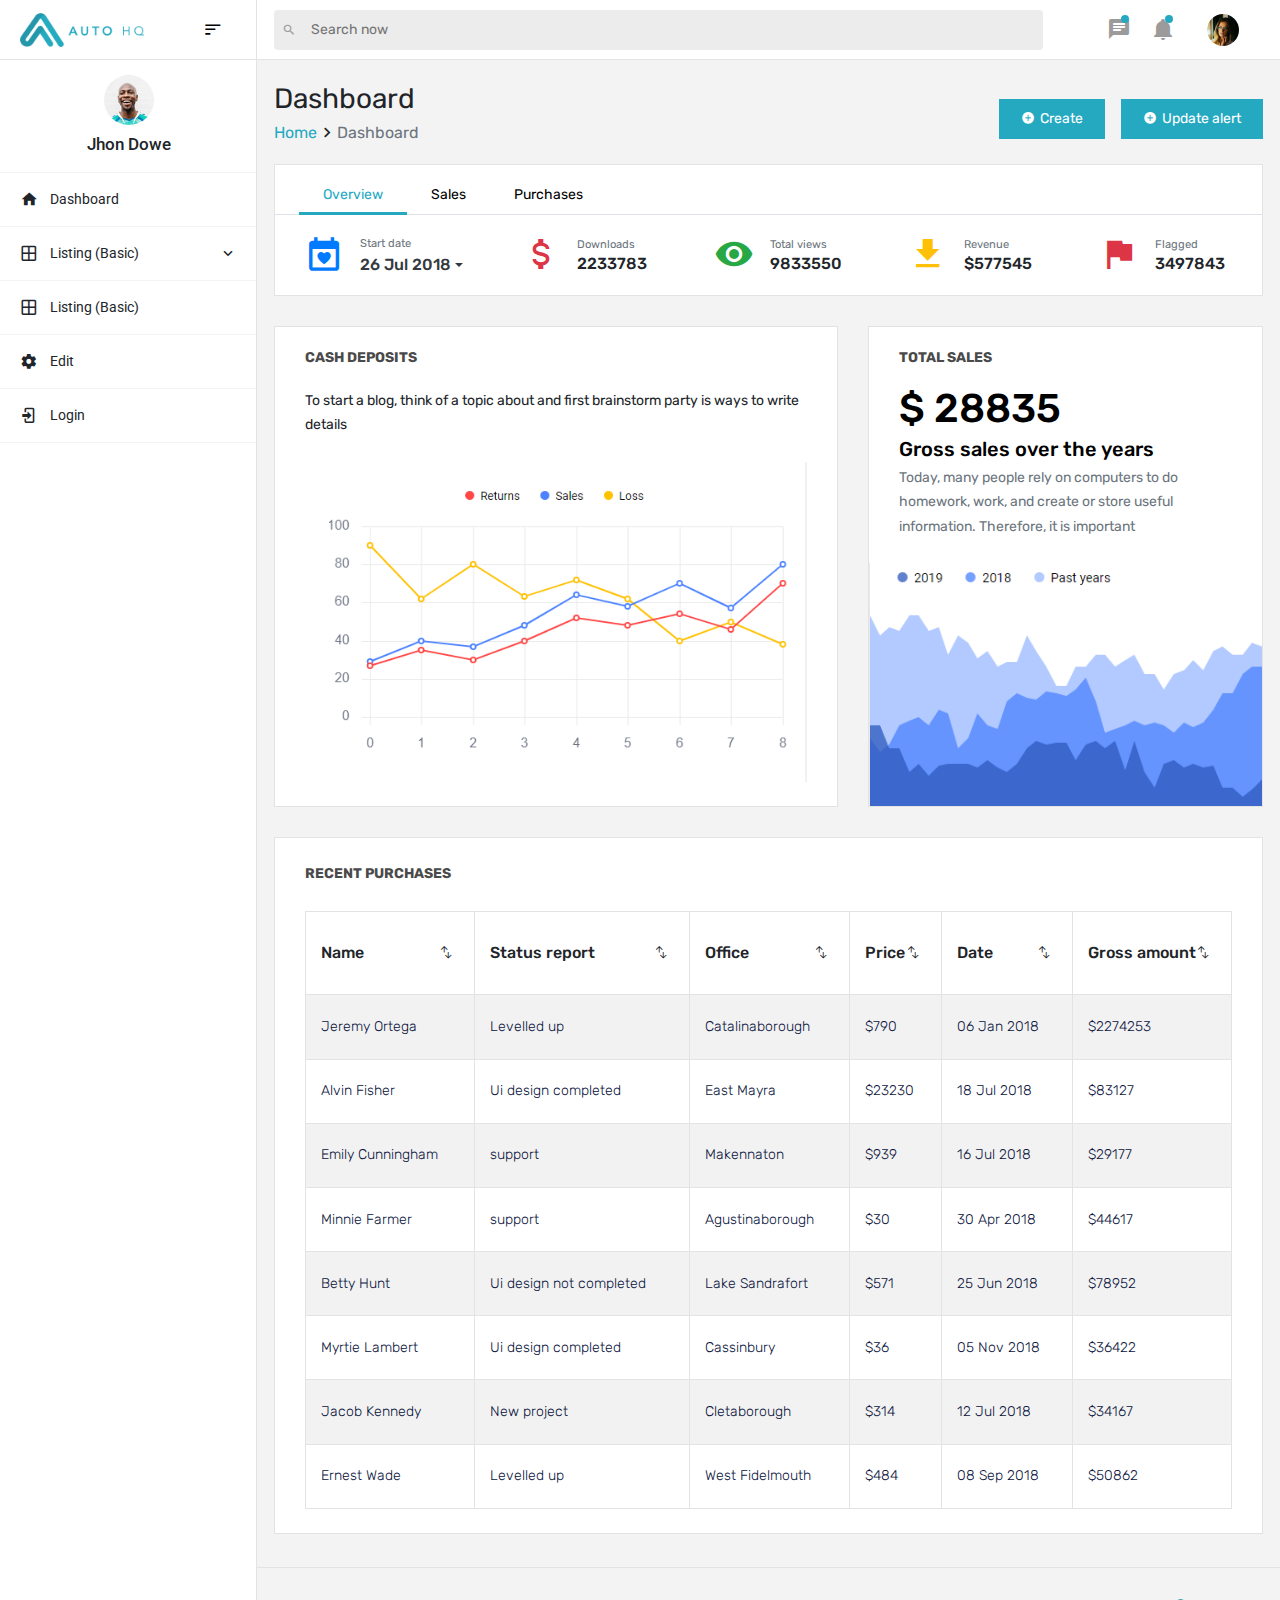
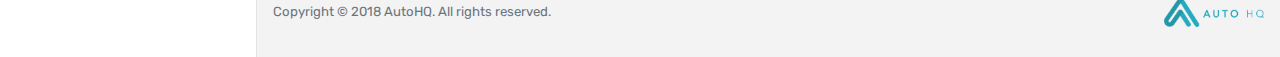
<file: index.html>
<!DOCTYPE html>
<html lang="en">

<head>
  <meta charset="UTF-8">
  <meta name="viewport" content="width=device-width, initial-scale=1.0">
  <meta http-equiv="X-UA-Compatible" content="ie=edge">
  
  <title>Dashboard</title>

  <!--Libraries-->
  <link rel="stylesheet" href="css/bootstrap.min.css">
  <link rel="stylesheet" href="css/materialdesignicons.min.css">
  <!-- Plugins -->
  <link rel="stylesheet" href="css/nice-select.css">
  <link rel="stylesheet" href="css/perfect-scrollbar.min.css">
  <!--Theme specific styles-->
  <link rel="stylesheet" href="css/style.css">
  <!-- 
  // Uncomment the below css file and change the color as the clients requirement 
  -->
  <!-- <link rel="stylesheet" href="css/theme-color.css"> -->

  <!--Core jQuery-->
  <script src="js/jquery.min.js"></script>
  <script src="js/jquery-migrate.min.js"></script>

  <!--[if lt IE 9]>
    <script src="//oss.maxcdn.com/html5shiv/3.7.2/html5shiv.min.js"></script>
    <script src="//oss.maxcdn.com/respond/1.4.2/respond.min.js"></script>
  <![endif]-->
</head>

<body>
  <div class="site-wrapper">
 
    <!-- .site-alert satrts -->
    <div class="site-alert d-flex justify-content-center align-items-center w-100">
      <p>There ara 3 critical alerts <a href="#" target="_blank">Click here</a></p>
    </div><!-- .site-alert ends -->
    <!-- .update-message satrts -->
    <div class="update-message d-flex justify-content-center align-items-center w-100">
      Record Updated
    </div><!-- .update-message ends -->

    <!-- .update-message-2 satrts -->
    <div class="update-message-2">
        <i class="mdi mdi-check-circle mr-3"></i>Test alert initialise<a href="#" class="update-alert-close"></a>  
    </div><!-- .update-message-2 ends -->


    <header class="dash-header fixed-top">
      <!-- Brands -->
      <div class="brand-wrapper">
        <div class="brand-inner">
          <a href="./index.html" class="navbar-brand navbar-logo">
            <img src="img/logo.png" alt="site Logo" />
          </a>
          <a href="./index.html" class="navbar-brand navbar-logo-mini">
            <img src="./img/autohq-mobile-a.png" alt="" />
          </a>
          <button class="navbar-toggler off-canvas-toggler d-none d-lg-block align-self-center" type="button" data-toggle="minimize">
            <span class="mdi mdi-sort-variant"></span>
          </button>
        </div>
      </div>
      <!-- Header Contents -->
      <div class="header-content">
        <!-- .search-bar starts -->
        <div class="search-bar mr-md-5 w-100 ">
          <div class="input-group">
            <label for="h-search-bar">
              <i class="mdi mdi-magnify"></i>
            </label>
            <input type="text" id="h-search-bar" class="form-contol" placeholder="Search now" />
          </div>
        </div><!-- .search-bar ends -->
        <!-- .navbar-nav starts -->
        <ul class="navbar-nav navbar-options">
          <li class="nav-item dropdown mr-1">
            <a class="nav-link count-indicator d-flex justify-content-center align-items-center" id="messageDropdown" href="#" data-toggle="dropdown" aria-haspopup="true" aria-expanded="false">
              <i class="mdi mdi-message-text mx-0"></i>
              <span class="count"></span>
            </a>
            <div class="dropdown-menu dropdown-menu-right navbar-dropdown" aria-labelledby="messageDropdown">
              <p class=" dropdown-header">Messages</p>
              <a class="dropdown-item">
                <div class="item-thumbnail">
                  <img src="img/avatars/face1.jpg" alt="image" class="profile-pic">
                </div>
                <div class="item-content flex-grow">
                  <h6 class="ellipsis font-weight-normal">David Grey
                  </h6>
                  <p class="font-weight-light small-text text-muted mb-0">
                    The meeting is cancelled
                  </p>
                </div>
              </a>
              <a class="dropdown-item">
                <div class="item-thumbnail">
                  <img src="img/avatars/face2.jpg" alt="image" class="profile-pic">
                </div>
                <div class="item-content flex-grow">
                  <h6 class="ellipsis font-weight-normal">Tim Cook
                  </h6>
                  <p class="font-weight-light small-text text-muted mb-0">
                    New product launch
                  </p>
                </div>
              </a>
              <a class="dropdown-item">
                <div class="item-thumbnail">
                  <img src="img/avatars/face3.jpg" alt="image" class="profile-pic">
                </div>
                <div class="item-content flex-grow">
                  <h6 class="ellipsis font-weight-normal"> Johnson
                  </h6>
                  <p class="font-weight-light small-text text-muted mb-0">
                    Upcoming board meeting
                  </p>
                </div>
              </a>
            </div>
          </li>
          <li class="nav-item dropdown mr-4 position-relative">
            <a class="nav-link count-indicator d-flex align-items-center justify-content-center notification-dropdown" id="notificationDropdown" href="#" data-toggle="dropdown" aria-expanded="true">
              <i class="mdi mdi-bell mx-0"></i>
              <span class="count"></span>
            </a>
            <div class="dropdown-menu dropdown-menu-right navbar-dropdown" aria-labelledby="notificationDropdown">
              <p class="mb-0 font-weight-normal float-left dropdown-header">Notifications</p>
              <a class="dropdown-item">
                <div class="item-thumbnail">
                  <div class="item-icon bg-success">
                    <i class="mdi mdi-information mx-0"></i>
                  </div>
                </div>
                <div class="item-content">
                  <h6 class="font-weight-normal">Application Error</h6>
                  <p class="font-weight-light small-text mb-0 text-muted">
                    Just now
                  </p>
                </div>
              </a>
              <a class="dropdown-item">
                <div class="item-thumbnail">
                  <div class="item-icon bg-warning">
                    <i class="mdi mdi-settings mx-0"></i>
                  </div>
                </div>
                <div class="item-content">
                  <h6 class="font-weight-normal">Settings</h6>
                  <p class="font-weight-light small-text mb-0 text-muted">
                    Private message
                  </p>
                </div>
              </a>
              <a class="dropdown-item">
                <div class="item-thumbnail">
                  <div class="item-icon bg-info">
                    <i class="mdi mdi-account-box mx-0"></i>
                  </div>
                </div>
                <div class="item-content">
                  <h6 class="font-weight-normal">New user registration</h6>
                  <p class="font-weight-light small-text mb-0 text-muted">
                    2 days ago
                  </p>
                </div>
              </a>
            </div>
          </li>
          <li class="nav-item dropdown ml-2">
            <a class="nav-link profile-toggle" id="profileDropdown" href="#" data-toggle="dropdown" aria-expanded="true">
              <img src="./img/avatars/face10.jpg" alt="">
            </a>
            <div class="dropdown-menu dropdown-menu-right profileDropdownMenu navbar-dropdown animated flipInY" aria-labelledby="profileDropdown">
              <div class="proDropdown-header">
                <div class="image">
                  <img src="./img/avatars/face12.jpg" alt="">
                </div>
                <div class="proDropdown-content">
                  <h3 class="title">Steve Jobs</h3>
                  <p>varun@gmail.com</p>
                  <a href="" class="btn ">view profile</a>
                </div>
              </div>
              <ul class="dropdown-list">
                <li class="dropdown-item"><a href="#"><i class="ti-user"></i>
                    My Profile</a></li>
                <li class="dropdown-item"><a href="#"><i class="ti-wallet"></i> My Balance</a></li>
                <li class="dropdown-item border-bottom"><a href="#"><i class="ti-email"></i> Inbox</a></li>
                <li class="dropdown-item border-bottom"><a href="#"><i class="ti-settings"></i> Account Setting</a></li>
                <li class="dropdown-item "><a href="#"><i class="ti-settings"></i> Login Out</a></li>
              </ul>
            </div>
          </li>
        </ul>
        <!-- .navbar-nav ends -->
        <button class="close-btn navbar-toggler navbar-toggler-right align-self-center d-block d-lg-none" type="button" data-toggle="minimize">
          <span class="mdi mdi-menu"></span>
        </button>
      </div>
    </header>
    <div class="page-body-wrapper container-fluid">
      <!-- Offcanvas Markup -->
      <!-- Off Canvas Menu -->
      <div class="offcanvas-menu-wrapper">
        <!-- Off Canvas Trigger Button -->
        <!-- <a href="#" class="off-canvas-btn">
        <span class=" fas fa-arrow-right"></span>
    </a> -->
        <aside class="off-canvas-wrapper">
          <!-- Off Canvas Body -->
          <div class="off-canvas-inner">
            <div class="user-details-block">
              <div class="image">
                <img src="img/avatars/face14.jpg" alt="">
              </div>
              <div class="user-title text-center">
                <p>Jhon Dowe</p>
              </div>
            </div>
            <!-- mobile menu navigation start -->
            <nav class="off-activation off-canvas-nav">
              <ul class="sidemenu offcanvas-menu">
                <li class="menu-item">
                  <a href="#"><i class="mdi mdi-home menu-icon"></i><span class="menu-title">Dashboard</span></a>
                </li>
                <li class="menu-item-has-children">
                  <a href="#"><i class="mdi mdi-grid-large menu-icon"></i><span class="menu-title">Listing (Basic)</span></a>
                  <ul class="sub-menu">
                    <li class="menu-item-has-children">
                      <a href="#">Basic 1</a>
                      <ul class="sub-menu">
                        <li><a href="blog.html">sub item</a></li>
                        <li><a href="blog-left-sidebar.html">sub item</a></li>
                        <li><a href="blog-right-sidebar.html">sub item</a></li>
                      </ul>
                    </li>
                    <li class="menu-item-has-children">
                      <a href="#">Basic 2</a>
                      <ul class="sub-menu">
                        <li><a href="blog-list.html">subitem 1</a></li>
                        <li><a href="blog-list-left-sidebar.html">subitem 2</a></li>
                        <li><a href="blog-list-right-sidebar.html">subitem 2</a></li>
                      </ul>
                    </li>
                    <li class="menu-item-has-children">
                      <a href="#">Basic 3</a>
                      <ul class="sub-menu">
                        <li><a href="blog-details.html">subitem 1</a></li>
                        <li><a href="blog-details-gallery.html">subitem 2</a></li>
                        <li><a href="blog-details-audio.html">subitem 3</a></li>
                        <li><a href="blog-details-video.html">subitem 4</a></li>
                        <li><a href="blog-details-left-sidebar.html">subitem 5</a></li>
                      </ul>
                    </li>
                  </ul>
                </li>
                <li class="menu-item">
                  <a href="#"><i class="mdi mdi-grid-large menu-icon"></i><span class="menu-title">Listing (Basic)</span></a>
                </li>
                <li class="menu-item">
                  <a href="#"><i class="mdi mdi-settings "></i><span class="menu-title">Edit</span></a>
                </li>
                <li class="menu-item">
                  <a href="#"><i class="mdi mdi-login "></i><span class="menu-title">Login</span></a>
                </li>
              </ul>
            </nav>
          </div>
        </aside>
      </div>
      <!-- .main-panel starts -->
      <div class="main-panel">
        <!-- .content-wrappe starts -->
        <div class="content-wrapper">
          <!-- .breadcrumb row starts here -->
          <div class="row breadcrumb-row">
            <div class="col-sm-8 align-self-center">
              <h1 class="text-themecolor mb-0 mt-0">Dashboard</h1>
              <ol class="breadcrumb">
                <li class="breadcrumb-item"><a href="#">Home</a></li>
                <li><i class="mdi mdi-chevron-right"></i></li>
                <li class="breadcrumb-item active">Dashboard</li>
              </ol>
            </div>
            <div class="col-sm-4 breadcrumb-btn d-flex justify-content-end align-self-center">
              <button class="btn hidden-sm-down btn-success"><i class="mdi mdi-plus-circle"></i> Create</button><!-- .button ends -->
              <button class="btn hidden-sm-down btn-success ml-3 update-alert-trigger" ><i class="mdi mdi-plus-circle"></i> Update alert</button><!-- test alert button ends -->
            </div>
          </div>
          <!-- .breadcrumb row starts here -->
          <!-- tab row starts here -->
          <div class="row">
            <div class="col-md-12 grid-margin stretch-card">
              <!-- .card starts -->
              <div class="card">
                <!-- .card-body starts -->
                <div class="card-body dashboard-tabs p-0">
                  <!-- .nav-tabs starts -->
                  <ul class="nav nav-tabs px-4" role="tablist">
                    <li class="nav-item">
                      <a class="nav-link active" id="overview-tab" data-toggle="tab" href="#overview" role="tab" aria-controls="overview" aria-selected="true">Overview</a>
                    </li>
                    <li class="nav-item">
                      <a class="nav-link" id="sales-tab" data-toggle="tab" href="#sales" role="tab" aria-controls="sales" aria-selected="false">Sales</a>
                    </li>
                    <li class="nav-item">
                      <a class="nav-link" id="purchases-tab" data-toggle="tab" href="#purchases" role="tab" aria-controls="purchases" aria-selected="false">Purchases</a>
                    </li>
                  </ul><!-- .nav-tabs ends -->
                  <!-- .tab-content starts -->
                  <div class="tab-content py-0 px-0">
                    <!-- .tab-pane starts -->
                    <div class="tab-pane fade show active" id="overview" role="tabpanel" aria-labelledby="overview-tab">
                      <div class="d-flex flex-wrap justify-content-xl-between">
                        <!-- datedropdown starts -->
                        <div class="datedropdown d-none d-xl-flex border-md-right flex-grow-1 align-items-center justify-content-center p-3 item">
                          <i class="mdi mdi-calendar-heart icon-lg mr-3"></i>
                          <div class="d-flex flex-column justify-content-around">
                            <small class="mb-1 text-muted">Start date</small>
                            <div class="dropdown">
                              <a class="btn btn-secondary dropdown-toggle p-0 bg-transparent border-0 text-dark shadow-none font-weight-medium" href="#" role="button" id="dropdownMenuLinkA" data-toggle="dropdown" aria-haspopup="true" aria-expanded="false">
                                <h5 class="mb-0 d-inline-block">26 Jul 2018</h5>
                              </a>
                              <div class="dropdown-menu" aria-labelledby="dropdownMenuLinkA">
                                <a class="dropdown-item" href="#">12 Aug 2018</a>
                                <a class="dropdown-item" href="#">22 Sep 2018</a>
                                <a class="dropdown-item" href="#">21 Oct 2018</a>
                              </div>
                            </div>
                          </div>
                        </div><!-- datedropdown ends -->
                        <!-- download starts -->
                        <div class="d-flex border-md-right flex-grow-1 align-items-center justify-content-center p-3 item">
                          <i class="mdi mdi-currency-usd mr-3 icon-lg"></i>
                          <div class="d-flex flex-column justify-content-around">
                            <small class="mb-1 text-muted">Downloads</small>
                            <h5 class="mr-2 mb-0">2233783</h5>
                          </div>
                        </div><!-- download ends -->
                        <!-- total-view starts -->
                        <div class="d-flex border-md-right flex-grow-1 align-items-center justify-content-center p-3 item">
                          <i class="mdi mdi-eye mr-3 icon-lg"></i>
                          <div class="d-flex flex-column justify-content-around">
                            <small class="mb-1 text-muted">Total views</small>
                            <h5 class="mr-2 mb-0">9833550</h5>
                          </div>
                        </div><!-- total-view ends -->
                        <!-- revenue starts -->
                        <div class="d-flex border-md-right flex-grow-1 align-items-center justify-content-center p-3 item">
                          <i class="mdi mdi-download mr-3 icon-lg"></i>
                          <div class="d-flex flex-column justify-content-around">
                            <small class="mb-1 text-muted">Revenue</small>
                            <h5 class="mr-2 mb-0">$577545</h5>
                          </div>
                        </div><!-- revenue ends -->
                        <!-- falgged starts -->
                        <div class="d-flex py-3 border-md-right flex-grow-1 align-items-center justify-content-center p-3 item">
                          <i class="mdi mdi-flag mr-3 icon-lg"></i>
                          <div class="d-flex flex-column justify-content-around">
                            <small class="mb-1 text-muted">Flagged</small>
                            <h5 class="mr-2 mb-0">3497843</h5>
                          </div>
                        </div><!-- falgged ends -->
                      </div>
                    </div><!-- .tab-pane ends -->
                    <!-- .tab-pane starts -->
                    <div class="tab-pane fade" id="sales" role="tabpanel" aria-labelledby="sales-tab">
                      <div class="d-flex flex-wrap justify-content-xl-between">
                        <div class="d-none d-xl-flex border-md-right flex-grow-1 align-items-center justify-content-center p-3 item">
                          <i class="mdi mdi-calendar-heart icon-lg mr-3 text-primary"></i>
                          <div class="datedropdown d-flex flex-column justify-content-around">
                            <small class="mb-1 text-muted">Start date</small>
                            <div class="dropdown">
                              <a class="btn btn-secondary dropdown-toggle p-0 bg-transparent border-0 text-dark shadow-none font-weight-medium" href="#" role="button" id="dropdownMenuLinkA" data-toggle="dropdown" aria-haspopup="true" aria-expanded="false">
                                <h5 class="mb-0 d-inline-block">26 Jul 2018</h5>
                              </a>
                              <div class="dropdown-menu" aria-labelledby="dropdownMenuLinkA">
                                <a class="dropdown-item" href="#">12 Aug 2018</a>
                                <a class="dropdown-item" href="#">22 Sep 2018</a>
                                <a class="dropdown-item" href="#">21 Oct 2018</a>
                              </div>
                            </div>
                          </div>
                        </div>
                        <div class="d-flex border-md-right flex-grow-1 align-items-center justify-content-center p-3 item">
                          <i class="mdi mdi-currency-usd mr-3 icon-lg text-danger"></i>
                          <div class="d-flex flex-column justify-content-around">
                            <small class="mb-1 text-muted">Downloads</small>
                            <h5 class="mr-2 mb-0">2233783</h5>
                          </div>
                        </div>
                        <div class="d-flex border-md-right flex-grow-1 align-items-center justify-content-center p-3 item">
                          <i class="mdi mdi-eye mr-3 icon-lg text-success"></i>
                          <div class="d-flex flex-column justify-content-around">
                            <small class="mb-1 text-muted">Total views</small>
                            <h5 class="mr-2 mb-0">9833550</h5>
                          </div>
                        </div>
                        <div class="d-flex border-md-right flex-grow-1 align-items-center justify-content-center p-3 item">
                          <i class="mdi mdi-download mr-3 icon-lg text-warning"></i>
                          <div class="d-flex flex-column justify-content-around">
                            <small class="mb-1 text-muted">Revenue</small>
                            <h5 class="mr-2 mb-0">$577545</h5>
                          </div>
                        </div>
                        <div class="d-flex py-3 border-md-right flex-grow-1 align-items-center justify-content-center p-3 item">
                          <i class="mdi mdi-flag mr-3 icon-lg text-danger"></i>
                          <div class="d-flex flex-column justify-content-around">
                            <small class="mb-1 text-muted">Flagged</small>
                            <h5 class="mr-2 mb-0">3497843</h5>
                          </div>
                        </div>
                      </div>
                    </div><!-- .tab-pane ends -->
                    <!-- .tab-pane starts -->
                    <div class="tab-pane fade" id="purchases" role="tabpanel" aria-labelledby="purchases-tab">
                      <div class="d-flex flex-wrap justify-content-xl-between">
                        <div class="d-none d-xl-flex border-md-right flex-grow-1 align-items-center justify-content-center p-3 item">
                          <i class="mdi mdi-calendar-heart icon-lg mr-3 text-primary"></i>
                          <div class="datedropdown d-flex flex-column justify-content-around">
                            <small class="mb-1 text-muted">Start date</small>
                            <div class="dropdown">
                              <a class="btn btn-secondary dropdown-toggle p-0 bg-transparent border-0 text-dark shadow-none font-weight-medium" href="#" role="button" id="dropdownMenuLinkA" data-toggle="dropdown" aria-haspopup="true" aria-expanded="false">
                                <h5 class="mb-0 d-inline-block">26 Jul 2018</h5>
                              </a>
                              <div class="dropdown-menu" aria-labelledby="dropdownMenuLinkA">
                                <a class="dropdown-item" href="#">12 Aug 2018</a>
                                <a class="dropdown-item" href="#">22 Sep 2018</a>
                                <a class="dropdown-item" href="#">21 Oct 2018</a>
                              </div>
                            </div>
                          </div>
                        </div>
                        <div class="d-flex border-md-right flex-grow-1 align-items-center justify-content-center p-3 item">
                          <i class="mdi mdi-currency-usd mr-3 icon-lg text-danger"></i>
                          <div class="d-flex flex-column justify-content-around">
                            <small class="mb-1 text-muted">Downloads</small>
                            <h5 class="mr-2 mb-0">2233783</h5>
                          </div>
                        </div>
                        <div class="d-flex border-md-right flex-grow-1 align-items-center justify-content-center p-3 item">
                          <i class="mdi mdi-eye mr-3 icon-lg text-success"></i>
                          <div class="d-flex flex-column justify-content-around">
                            <small class="mb-1 text-muted">Total views</small>
                            <h5 class="mr-2 mb-0">9833550</h5>
                          </div>
                        </div>
                        <div class="d-flex border-md-right flex-grow-1 align-items-center justify-content-center p-3 item">
                          <i class="mdi mdi-download mr-3 icon-lg text-warning"></i>
                          <div class="d-flex flex-column justify-content-around">
                            <small class="mb-1 text-muted">Revenue</small>
                            <h5 class="mr-2 mb-0">$577545</h5>
                          </div>
                        </div>
                        <div class="d-flex py-3 border-md-right flex-grow-1 align-items-center justify-content-center p-3 item">
                          <i class="mdi mdi-flag mr-3 icon-lg text-danger"></i>
                          <div class="d-flex flex-column justify-content-around">
                            <small class="mb-1 text-muted">Flagged</small>
                            <h5 class="mr-2 mb-0">3497843</h5>
                          </div>
                        </div>
                      </div>
                    </div><!-- .tab-pane ends -->
                  </div><!-- .tab-content ends -->
                </div><!-- .card-body starts -->
              </div><!-- .card ends -->
            </div><!-- .col ends -->
          </div><!-- .row ends -->
          <!-- tab row ends here -->
          <!-- chart .row starts -->
          <div class="row">
            <div class="col-md-7 grid-margin stretch-card">
              <div class="card">
                <div class="card-body">
                  <h3 class="card-title">Cash deposits</h3>
                  <p class="mb-4">To start a blog, think of a topic about and first brainstorm party is ways to write details</p>
                  <!-- <div id="cash-deposits-chart-legend" class="d-flex justify-content-center pt-3"></div> -->
                  <!-- <canvas id="cash-deposits-chart"></canvas> -->
                  <img style="width: 100%" src="img/chart-1.png" alt="">
                </div>
              </div>
            </div>
            <div class="col-md-5 grid-margin stretch-card">
              <div class="card">
                <div class="card-body">
                  <h3 class="card-title">Total sales</h3>
                  <h1>$ 28835</h1>
                  <h4>Gross sales over the years</h4>
                  <p class="text-muted">Today, many people rely on computers to do homework, work, and create or store useful information. Therefore, it is important </p>
                  <!-- <div id="total-sales-chart-legend"></div> -->
                </div>
                <!-- <canvas id="total-sales-chart"></canvas> -->
                <img src="img/chart-2.png" alt="">
              </div>
            </div>
          </div>
          <!-- chart .row ends -->
          <!-- .table row starts here -->
          <div class="row tablerow">
            <div class="col-md-12 stretch-card">
              <div class="card">
                <div class="card-body">
                  <p class="card-title">Recent Purchases</p>
                  <div class="table-responsive">
                    <table id="recent-purchases-listing" class="table table-striped">
                      <thead>
                        <tr>
                          <th>Name</th>
                          <th>Status report</th>
                          <th>Office</th>
                          <th>Price</th>
                          <th>Date</th>
                          <th>Gross amount</th>
                        </tr>
                      </thead>
                      <tbody>
                        <tr>
                          <td>Jeremy Ortega</td>
                          <td>Levelled up</td>
                          <td>Catalinaborough</td>
                          <td>$790</td>
                          <td>06 Jan 2018</td>
                          <td>$2274253</td>
                        </tr>
                        <tr>
                          <td>Alvin Fisher</td>
                          <td>Ui design completed</td>
                          <td>East Mayra</td>
                          <td>$23230</td>
                          <td>18 Jul 2018</td>
                          <td>$83127</td>
                        </tr>
                        <tr>
                          <td>Emily Cunningham</td>
                          <td>support</td>
                          <td>Makennaton</td>
                          <td>$939</td>
                          <td>16 Jul 2018</td>
                          <td>$29177</td>
                        </tr>
                        <tr>
                          <td>Minnie Farmer</td>
                          <td>support</td>
                          <td>Agustinaborough</td>
                          <td>$30</td>
                          <td>30 Apr 2018</td>
                          <td>$44617</td>
                        </tr>
                        <tr>
                          <td>Betty Hunt</td>
                          <td>Ui design not completed</td>
                          <td>Lake Sandrafort</td>
                          <td>$571</td>
                          <td>25 Jun 2018</td>
                          <td>$78952</td>
                        </tr>
                        <tr>
                          <td>Myrtie Lambert</td>
                          <td>Ui design completed</td>
                          <td>Cassinbury</td>
                          <td>$36</td>
                          <td>05 Nov 2018</td>
                          <td>$36422</td>
                        </tr>
                        <tr>
                          <td>Jacob Kennedy</td>
                          <td>New project</td>
                          <td>Cletaborough</td>
                          <td>$314</td>
                          <td>12 Jul 2018</td>
                          <td>$34167</td>
                        </tr>
                        <tr>
                          <td>Ernest Wade</td>
                          <td>Levelled up</td>
                          <td>West Fidelmouth</td>
                          <td>$484</td>
                          <td>08 Sep 2018</td>
                          <td>$50862</td>
                        </tr>
                      </tbody>
                    </table>
                  </div>
                </div>
              </div>
            </div>
          </div>
          <!-- .table row ends here -->
        </div>
        <!-- .content-wrappe ends -->
        <!-- .footer starts -->
        <footer class="footer">
          <div class="d-sm-flex justify-content-center justify-content-sm-between">
            <span class="text-muted text-center text-sm-left d-block d-sm-inline-block">Copyright &copy; 2018 <a href="#" target="_blank">AutoHQ</a>. All rights reserved.</span>
            <!-- copyright-text ends -->
            <span class="footerlogo float-none float-sm-right d-block mt-1 mt-sm-0 text-center">
              <a href="#"><img src="img/logo.png" alt=""></a>
            </span><!-- footer-logo ends -->
          </div>
        </footer>
        <!-- .footer ends -->
      </div>
      <!-- .main-panel ends -->
    </div>
  </div>
  
  <!--Libraries-->
  <script src="js/bootstrap.bundle.min.js"></script>

  <!-- Plugins -->
  <script src="js/jquery.nice-select.min.js"></script>
  <script src="js/perfect-scrollbar.jquery.min.js"></script>
  <!--Active & Custom JS-->
  <script src="js/main.js"></script>
</body>

</html>
</file>
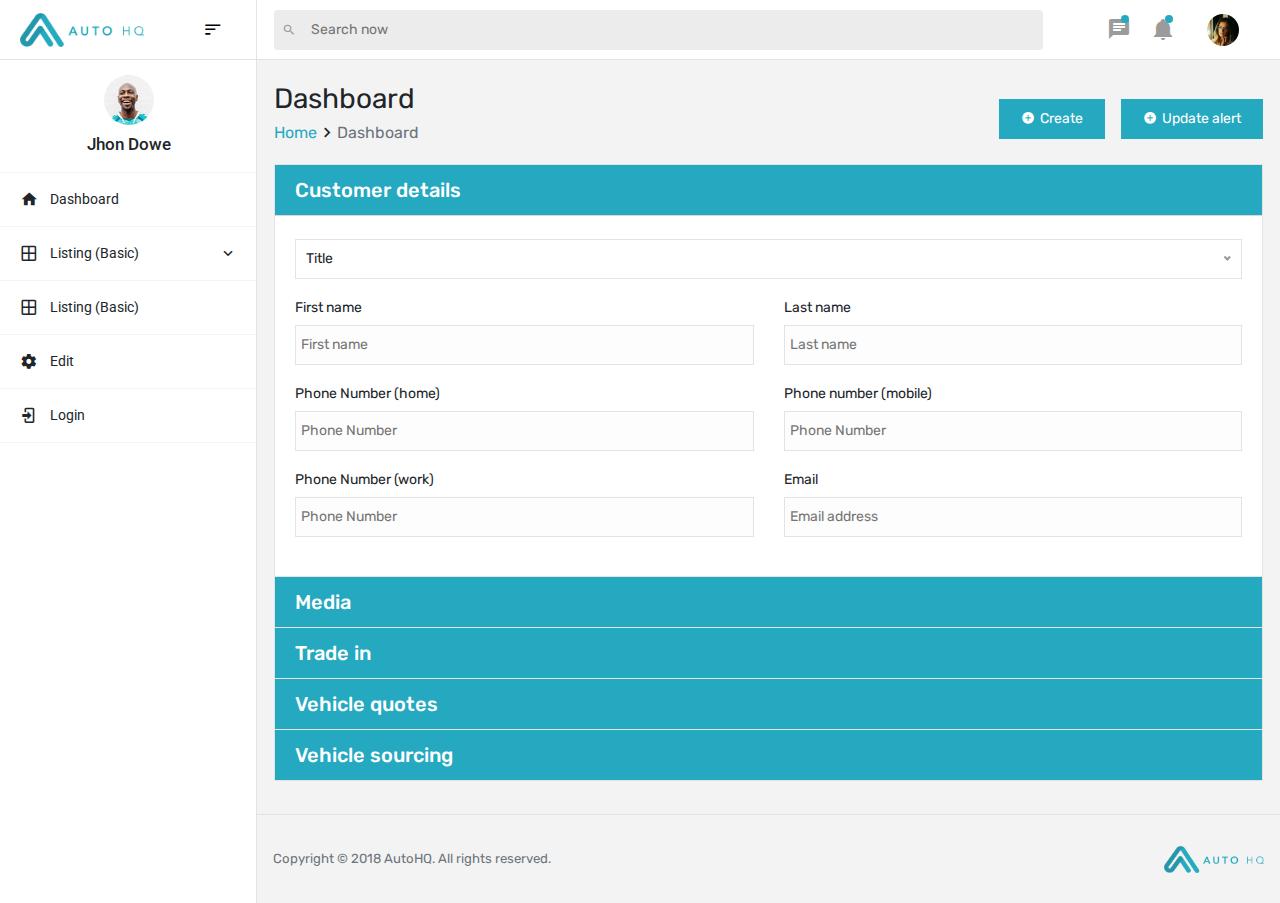
<file: accordion.html>
<!DOCTYPE html>
<html lang="en">

<head>
  <meta charset="UTF-8">
  <meta name="viewport" content="width=device-width, initial-scale=1.0">
  <meta http-equiv="X-UA-Compatible" content="ie=edge">
  
  <title>Dashboard</title>

  <!--Libraries-->
  <link rel="stylesheet" href="css/bootstrap.min.css">
  <link rel="stylesheet" href="css/materialdesignicons.min.css">
  <!-- Plugins -->
  <link rel="stylesheet" href="css/nice-select.css">
  <link rel="stylesheet" href="css/perfect-scrollbar.min.css">
  <!--Theme specific styles-->
  <link rel="stylesheet" href="css/style.css">
  <!-- 
  // Uncomment the below css file and change the color as the clients requirement 
  -->
  <!-- <link rel="stylesheet" href="css/theme-color.css"> -->

  <!--Core jQuery-->
  <script src="js/jquery.min.js"></script>
  <script src="js/jquery-migrate.min.js"></script>

  <!--[if lt IE 9]>
    <script src="//oss.maxcdn.com/html5shiv/3.7.2/html5shiv.min.js"></script>
    <script src="//oss.maxcdn.com/respond/1.4.2/respond.min.js"></script>
  <![endif]-->
</head>

<body>
  <div class="site-wrapper">
 
    <!-- .site-alert satrts -->
    <div class="site-alert d-flex justify-content-center align-items-center w-100">
      <p>There ara 3 critical alerts <a href="#" target="_blank">Click here</a></p>
    </div><!-- .site-alert ends -->
    <!-- .update-message satrts -->
    <div class="update-message d-flex justify-content-center align-items-center w-100">
      Record Updated
    </div><!-- .update-message ends -->

    <!-- .update-message-2 satrts -->
    <div class="update-message-2">
        <i class="mdi mdi-check-circle mr-3"></i>Test alert initialise<a href="#" class="update-alert-close"></a>  
    </div><!-- .update-message-2 ends -->


    <header class="dash-header fixed-top">
      <!-- Brands -->
      <div class="brand-wrapper">
        <div class="brand-inner">
          <a href="./index.html" class="navbar-brand navbar-logo">
            <img src="img/logo.png" alt="site Logo" />
          </a>
          <a href="./index.html" class="navbar-brand navbar-logo-mini">
            <img src="./img/autohq-mobile-a.png" alt="" />
          </a>
          <button class="navbar-toggler off-canvas-toggler d-none d-lg-block align-self-center" type="button" data-toggle="minimize">
            <span class="mdi mdi-sort-variant"></span>
          </button>
        </div>
      </div>
      <!-- Header Contents -->
      <div class="header-content">
        <!-- .search-bar starts -->
        <div class="search-bar mr-md-5 w-100 ">
          <div class="input-group">
            <label for="h-search-bar">
              <i class="mdi mdi-magnify"></i>
            </label>
            <input type="text" id="h-search-bar" class="form-contol" placeholder="Search now" />
          </div>
        </div><!-- .search-bar ends -->
        <!-- .navbar-nav starts -->
        <ul class="navbar-nav navbar-options">
          <li class="nav-item dropdown mr-1">
            <a class="nav-link count-indicator d-flex justify-content-center align-items-center" id="messageDropdown" href="#" data-toggle="dropdown" aria-haspopup="true" aria-expanded="false">
              <i class="mdi mdi-message-text mx-0"></i>
              <span class="count"></span>
            </a>
            <div class="dropdown-menu dropdown-menu-right navbar-dropdown" aria-labelledby="messageDropdown">
              <p class=" dropdown-header">Messages</p>
              <a class="dropdown-item">
                <div class="item-thumbnail">
                  <img src="img/avatars/face1.jpg" alt="image" class="profile-pic">
                </div>
                <div class="item-content flex-grow">
                  <h6 class="ellipsis font-weight-normal">David Grey
                  </h6>
                  <p class="font-weight-light small-text text-muted mb-0">
                    The meeting is cancelled
                  </p>
                </div>
              </a>
              <a class="dropdown-item">
                <div class="item-thumbnail">
                  <img src="img/avatars/face2.jpg" alt="image" class="profile-pic">
                </div>
                <div class="item-content flex-grow">
                  <h6 class="ellipsis font-weight-normal">Tim Cook
                  </h6>
                  <p class="font-weight-light small-text text-muted mb-0">
                    New product launch
                  </p>
                </div>
              </a>
              <a class="dropdown-item">
                <div class="item-thumbnail">
                  <img src="img/avatars/face3.jpg" alt="image" class="profile-pic">
                </div>
                <div class="item-content flex-grow">
                  <h6 class="ellipsis font-weight-normal"> Johnson
                  </h6>
                  <p class="font-weight-light small-text text-muted mb-0">
                    Upcoming board meeting
                  </p>
                </div>
              </a>
            </div>
          </li>
          <li class="nav-item dropdown mr-4 position-relative">
            <a class="nav-link count-indicator d-flex align-items-center justify-content-center notification-dropdown" id="notificationDropdown" href="#" data-toggle="dropdown" aria-expanded="true">
              <i class="mdi mdi-bell mx-0"></i>
              <span class="count"></span>
            </a>
            <div class="dropdown-menu dropdown-menu-right navbar-dropdown" aria-labelledby="notificationDropdown">
              <p class="mb-0 font-weight-normal float-left dropdown-header">Notifications</p>
              <a class="dropdown-item">
                <div class="item-thumbnail">
                  <div class="item-icon bg-success">
                    <i class="mdi mdi-information mx-0"></i>
                  </div>
                </div>
                <div class="item-content">
                  <h6 class="font-weight-normal">Application Error</h6>
                  <p class="font-weight-light small-text mb-0 text-muted">
                    Just now
                  </p>
                </div>
              </a>
              <a class="dropdown-item">
                <div class="item-thumbnail">
                  <div class="item-icon bg-warning">
                    <i class="mdi mdi-settings mx-0"></i>
                  </div>
                </div>
                <div class="item-content">
                  <h6 class="font-weight-normal">Settings</h6>
                  <p class="font-weight-light small-text mb-0 text-muted">
                    Private message
                  </p>
                </div>
              </a>
              <a class="dropdown-item">
                <div class="item-thumbnail">
                  <div class="item-icon bg-info">
                    <i class="mdi mdi-account-box mx-0"></i>
                  </div>
                </div>
                <div class="item-content">
                  <h6 class="font-weight-normal">New user registration</h6>
                  <p class="font-weight-light small-text mb-0 text-muted">
                    2 days ago
                  </p>
                </div>
              </a>
            </div>
          </li>
          <li class="nav-item dropdown ml-2">
            <a class="nav-link profile-toggle" id="profileDropdown" href="#" data-toggle="dropdown" aria-expanded="true">
              <img src="./img/avatars/face10.jpg" alt="">
            </a>
            <div class="dropdown-menu dropdown-menu-right profileDropdownMenu navbar-dropdown animated flipInY" aria-labelledby="profileDropdown">
              <div class="proDropdown-header">
                <div class="image">
                  <img src="./img/avatars/face12.jpg" alt="">
                </div>
                <div class="proDropdown-content">
                  <h3 class="title">Steve Jobs</h3>
                  <p>varun@gmail.com</p>
                  <a href="" class="btn ">view profile</a>
                </div>
              </div>
              <ul class="dropdown-list">
                <li class="dropdown-item"><a href="#"><i class="ti-user"></i>
                    My Profile</a></li>
                <li class="dropdown-item"><a href="#"><i class="ti-wallet"></i> My Balance</a></li>
                <li class="dropdown-item border-bottom"><a href="#"><i class="ti-email"></i> Inbox</a></li>
                <li class="dropdown-item border-bottom"><a href="#"><i class="ti-settings"></i> Account Setting</a></li>
                <li class="dropdown-item "><a href="#"><i class="ti-settings"></i> Login Out</a></li>
              </ul>
            </div>
          </li>
        </ul>
        <!-- .navbar-nav ends -->
        <button class="close-btn navbar-toggler navbar-toggler-right align-self-center d-block d-lg-none" type="button" data-toggle="minimize">
          <span class="mdi mdi-menu"></span>
        </button>
      </div>
    </header>
    <div class="page-body-wrapper container-fluid">
      <!-- Offcanvas Markup -->
      <!-- Off Canvas Menu -->
      <div class="offcanvas-menu-wrapper">
        <!-- Off Canvas Trigger Button -->
        <!-- <a href="#" class="off-canvas-btn">
        <span class=" fas fa-arrow-right"></span>
    </a> -->
        <aside class="off-canvas-wrapper">
          <!-- Off Canvas Body -->
          <div class="off-canvas-inner">
            <div class="user-details-block">
              <div class="image">
                <img src="img/avatars/face14.jpg" alt="">
              </div>
              <div class="user-title text-center">
                <p>Jhon Dowe</p>
              </div>
            </div>
            <!-- mobile menu navigation start -->
            <nav class="off-activation off-canvas-nav">
              <ul class="sidemenu offcanvas-menu">
                <li class="menu-item">
                  <a href="#"><i class="mdi mdi-home menu-icon"></i><span class="menu-title">Dashboard</span></a>
                </li>
                <li class="menu-item-has-children">
                  <a href="#"><i class="mdi mdi-grid-large menu-icon"></i><span class="menu-title">Listing (Basic)</span></a>
                  <ul class="sub-menu">
                    <li class="menu-item-has-children">
                      <a href="#">Basic 1</a>
                      <ul class="sub-menu">
                        <li><a href="blog.html">sub item</a></li>
                        <li><a href="blog-left-sidebar.html">sub item</a></li>
                        <li><a href="blog-right-sidebar.html">sub item</a></li>
                      </ul>
                    </li>
                    <li class="menu-item-has-children">
                      <a href="#">Basic 2</a>
                      <ul class="sub-menu">
                        <li><a href="blog-list.html">subitem 1</a></li>
                        <li><a href="blog-list-left-sidebar.html">subitem 2</a></li>
                        <li><a href="blog-list-right-sidebar.html">subitem 2</a></li>
                      </ul>
                    </li>
                    <li class="menu-item-has-children">
                      <a href="#">Basic 3</a>
                      <ul class="sub-menu">
                        <li><a href="blog-details.html">subitem 1</a></li>
                        <li><a href="blog-details-gallery.html">subitem 2</a></li>
                        <li><a href="blog-details-audio.html">subitem 3</a></li>
                        <li><a href="blog-details-video.html">subitem 4</a></li>
                        <li><a href="blog-details-left-sidebar.html">subitem 5</a></li>
                      </ul>
                    </li>
                  </ul>
                </li>
                <li class="menu-item">
                  <a href="#"><i class="mdi mdi-grid-large menu-icon"></i><span class="menu-title">Listing (Basic)</span></a>
                </li>
                <li class="menu-item">
                  <a href="#"><i class="mdi mdi-settings "></i><span class="menu-title">Edit</span></a>
                </li>
                <li class="menu-item">
                  <a href="#"><i class="mdi mdi-login "></i><span class="menu-title">Login</span></a>
                </li>
              </ul>
            </nav>
          </div>
        </aside>
      </div>
      <!-- .main-panel starts -->
      <div class="main-panel">
        <!-- .content-wrappe starts -->
        <div class="content-wrapper">
          <!-- .breadcrumb row starts here -->
          <div class="row breadcrumb-row">
            <div class="col-sm-8 align-self-center">
              <h1 class="text-themecolor mb-0 mt-0">Dashboard</h1>
              <ol class="breadcrumb">
                <li class="breadcrumb-item"><a href="#">Home</a></li>
                <li><i class="mdi mdi-chevron-right"></i></li>
                <li class="breadcrumb-item active">Dashboard</li>
              </ol>
            </div>
            <div class="col-sm-4 breadcrumb-btn d-flex justify-content-end align-self-center">
              <button class="btn hidden-sm-down btn-success"><i class="mdi mdi-plus-circle"></i> Create</button><!-- .button ends -->
              <button class="btn hidden-sm-down btn-success ml-3 update-alert-trigger" ><i class="mdi mdi-plus-circle"></i> Update alert</button><!-- test alert button ends -->
            </div>
          </div>
          <!-- .breadcrumb row starts here -->
          
          <!-- accordion starts -->
          <div class="accordion accordion-wrapper" id="accordionExample">
            <!-- .card starts -->
            <div class="card">
              <div class="card-header" id="headingOne">
                <h2 class="mb-0">
                  <button class="btn" type="button" data-toggle="collapse" data-target="#collapseOne" aria-expanded="true" aria-controls="collapseOne">
                    Customer details
                  </button>
                </h2>
              </div>
              <div id="collapseOne" class="collapse show" aria-labelledby="headingOne" data-parent="#accordionExample">
                <div class="card-body">
                  <form action="#">
                    <div class="row">
                      <div class="col-lg-12">
                        <select name="" id="">
                          <option value="title">Title</option>
                          <option value="">Mr</option>
                          <option value="">Mrs</option>
                          <option value="">Ms</option>
                        </select>
                      </div>
                    </div>
                    <div class="row">
                      <div class="col-lg-6">
                        <label for="">First name</label>
                        <input type="text" placeholder="First name">
                      </div>
                      <div class="col-lg-6">
                        <label for="">Last name</label>
                        <input type="text" placeholder="Last name">
                      </div>
                    </div>
                    <div class="row">
                      <div class="col-lg-6">
                        <label for="">Phone Number (home)</label>
                        <input type="tel" placeholder="Phone Number">
                      </div>
                      <div class="col-lg-6">
                        <label for="">Phone number (mobile)</label>
                        <input type="tel" placeholder="Phone Number">
                      </div>
                    </div>
                    <div class="row">
                      <div class="col-lg-6">
                        <label for="">Phone Number (work)</label>
                        <input type="tel" placeholder="Phone Number">
                      </div>
                      <div class="col-lg-6">
                        <label for="">Email</label>
                        <input type="tel" placeholder="Email address">
                      </div>
                    </div>
                  </form>
                </div>
              </div>
            </div><!-- .card ends -->
            <!-- .card starts -->
            <div class="card">
              <div class="card-header" id="headingTwo">
                <h2 class="mb-0">
                  <button class="btn collapsed" type="button" data-toggle="collapse" data-target="#collapseTwo" aria-expanded="false" aria-controls="collapseTwo">
                    Media
                  </button>
                </h2>
              </div>
              <div id="collapseTwo" class="collapse" aria-labelledby="headingTwo" data-parent="#accordionExample">
                <div class="card-body">
                  <form action="#">
                    <div class="row">
                      <div class="col-lg-12">
                        <label for="">Where did you hear about Junction 17?</label>
                        <select name="" id="">
                          <option value="">Google search</option>
                          <option value="">Google ad</option>
                          <option value="">Facebook</option>
                          <option value="">Radio</option>
                          <option value="">Word-of-mouth</option>
                        </select>
                      </div>
                    </div>
                  </form>
                </div>
              </div>
            </div><!-- .card ends -->
            <!-- .card starts -->
            <div class="card">
              <div class="card-header" id="headingThree">
                <h2 class="mb-0">
                  <button class="btn collapsed" type="button" data-toggle="collapse" data-target="#collapseThree" aria-expanded="false" aria-controls="collapseThree">
                    Trade in
                  </button>
                </h2>
              </div>
              <div id="collapseThree" class="collapse" aria-labelledby="headingThree" data-parent="#accordionExample">
                <div class="card-body">
                  <form action="#">
                    <div class="row">
                      <div class="col-lg-12">
                        <label for="">Vehicle registration number.</label>
                        <select name="" id="">
                          <option value="">Above average</option>
                          <option value="">below average</option>
                        </select>
                      </div>
                    </div>
                  </form>
                </div>
              </div>
            </div><!-- .card ends -->
            <!-- .card starts -->
            <div class="card">
              <div class="card-header" id="headingFour">
                <h2 class="mb-0">
                  <button class="btn collapsed" type="button" data-toggle="collapse" data-target="#headingFour" aria-expanded="false" aria-controls="headingFour">
                    Vehicle quotes
                  </button>
                </h2>
              </div>
              <div id="headingFour" class="collapse" aria-labelledby="headingFour" data-parent="#accordionExample">
                <div class="card-body">
                  Anim pariatur cliche reprehenderit, enim eiusmod high life accusamus terry richardson ad squid. 3 wolf moon officia aute, non cupidatat skateboard dolor brunch. Food truck quinoa nesciunt laborum eiusmod. Brunch 3 wolf moon tempor, sunt aliqua put a bird on it squid single-origin coffee nulla assumenda shoreditch et. Nihil anim keffiyeh helvetica, craft beer labore wes anderson cred nesciunt sapiente ea proident. Ad vegan excepteur butcher vice lomo. Leggings occaecat craft beer farm-to-table, raw denim aesthetic synth nesciunt you probably haven't heard of them accusamus labore sustainable VHS.
                </div>
              </div>
            </div><!-- .card ends -->
            <!-- .card starts -->
            <div class="card">
              <div class="card-header" id="headingFive">
                <h2 class="mb-0">
                  <button class="btn collapsed" type="button" data-toggle="collapse" data-target="#headingFive" aria-expanded="false" aria-controls="headingFive">
                    Vehicle sourcing
                  </button>
                </h2>
              </div>
              <div id="headingFive" class="collapse" aria-labelledby="headingFive" data-parent="#accordionExample">
                <div class="card-body">
                  Anim pariatur cliche reprehenderit, enim eiusmod high life accusamus terry richardson ad squid. 3 wolf moon officia aute, non cupidatat skateboard dolor brunch. Food truck quinoa nesciunt laborum eiusmod. Brunch 3 wolf moon tempor, sunt aliqua put a bird on it squid single-origin coffee nulla assumenda shoreditch et. Nihil anim keffiyeh helvetica, craft beer labore wes anderson cred nesciunt sapiente ea proident. Ad vegan excepteur butcher vice lomo. Leggings occaecat craft beer farm-to-table, raw denim aesthetic synth nesciunt you probably haven't heard of them accusamus labore sustainable VHS.
                </div>
              </div>
            </div><!-- .card ends -->
          </div>
          <!-- accordion ends -->

        </div>
        <!-- .content-wrappe ends -->
        <!-- .footer starts -->
        <footer class="footer">
          <div class="d-sm-flex justify-content-center justify-content-sm-between">
            <span class="text-muted text-center text-sm-left d-block d-sm-inline-block">Copyright &copy; 2018 <a href="#" target="_blank">AutoHQ</a>. All rights reserved.</span>
            <!-- copyright-text ends -->
            <span class="footerlogo float-none float-sm-right d-block mt-1 mt-sm-0 text-center">
              <a href="#"><img src="img/logo.png" alt=""></a>
            </span><!-- footer-logo ends -->
          </div>
        </footer>
        <!-- .footer ends -->
      </div>
      <!-- .main-panel ends -->
    </div>
  </div>
  
  <!--Libraries-->
  <script src="js/bootstrap.bundle.min.js"></script>

  <!-- Plugins -->
  <script src="js/jquery.nice-select.min.js"></script>
  <script src="js/perfect-scrollbar.jquery.min.js"></script>
  <!--Active & Custom JS-->
  <script src="js/main.js"></script>
</body>

</html>
</file>
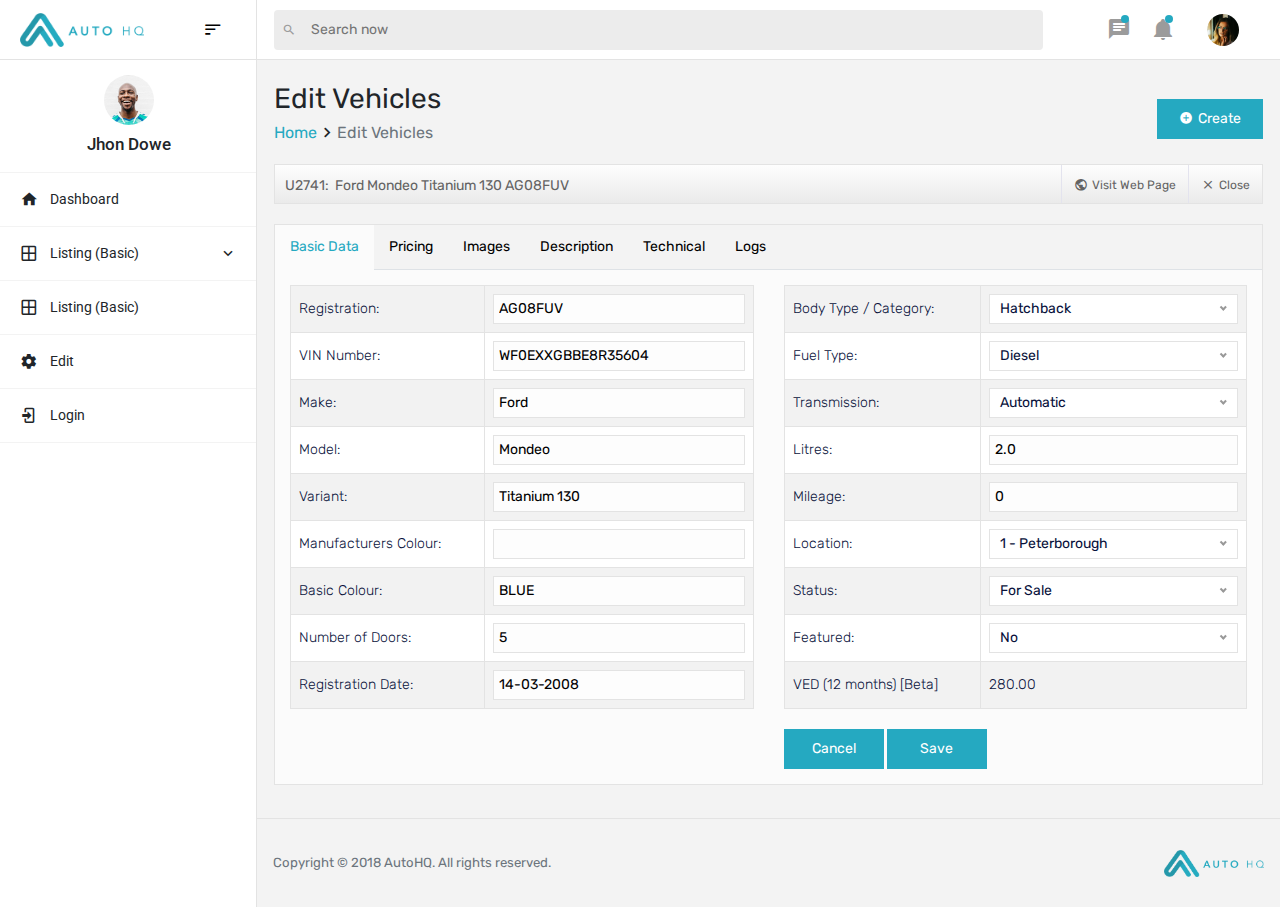
<file: edit-vehicle.html>
<!DOCTYPE html>
<html lang="en">

<head>
  <meta charset="UTF-8">
  <meta name="viewport" content="width=device-width, initial-scale=1.0">
  <meta http-equiv="X-UA-Compatible" content="ie=edge">

  <title>Edit Vehicles</title>

  <!--Libraries-->
  <link rel="stylesheet" href="css/bootstrap.min.css">
  <link rel="stylesheet" href="css/materialdesignicons.min.css">
  <!-- Plugins -->
  <link rel="stylesheet" href="css/nice-select.css">
  <link rel="stylesheet" href="css/perfect-scrollbar.min.css">
  <!--Theme specific styles-->
  <link rel="stylesheet" href="css/style.css">
  <!-- 
  // Uncomment the below css file and change the color as the clients requirement 
  -->
  <!-- <link rel="stylesheet" href="css/theme-color.css"> -->

  <!--Core jQuery-->
  <script src="js/jquery.min.js"></script>
  <script src="js/jquery-migrate.min.js"></script>

  <!--[if lt IE 9]>
    <script src="//oss.maxcdn.com/html5shiv/3.7.2/html5shiv.min.js"></script>
    <script src="//oss.maxcdn.com/respond/1.4.2/respond.min.js"></script>
  <![endif]-->
</head>

<body>
  <div class="site-wrapper">
    
    <!-- .site-alert satrts -->
    <div class="site-alert d-flex justify-content-center align-items-center w-100">
      <p>There ara 3 critical alerts <a href="#" target="_blank">Click here</a></p>
    </div><!-- .site-alert ends -->
    <!-- .update-message satrts -->
    <div class="update-message d-flex justify-content-center align-items-center w-100">
      Record Updated
    </div><!-- .update-message ends -->
    <header class="dash-header fixed-top">
      <!-- Brands -->
      <div class="brand-wrapper">
        <div class="brand-inner">
          <a href="./index.html" class="navbar-brand navbar-logo">
            <img src="img/logo.png" alt="site Logo" />
          </a>
          <a href="./index.html" class="navbar-brand navbar-logo-mini">
            <img src="./img/autohq-mobile-a.png" alt="" />
          </a>
          <button class="navbar-toggler off-canvas-toggler d-none d-lg-block align-self-center" type="button" data-toggle="minimize">
            <span class="mdi mdi-sort-variant"></span>
          </button>
        </div>
      </div>
      <!-- Header Contents -->
      <div class="header-content">
        <!-- .search-bar starts -->
        <div class="search-bar mr-md-5 w-100 ">
          <div class="input-group">
            <label for="h-search-bar">
              <i class="mdi mdi-magnify"></i>
            </label>
            <input type="text" id="h-search-bar" class="form-contol" placeholder="Search now" />
          </div>
        </div><!-- .search-bar ends -->
        <!-- .navbar-nav starts -->
        <ul class="navbar-nav navbar-options">
          <li class="nav-item dropdown mr-1">
            <a class="nav-link count-indicator d-flex justify-content-center align-items-center" id="messageDropdown" href="#" data-toggle="dropdown" aria-haspopup="true" aria-expanded="false">
              <i class="mdi mdi-message-text mx-0"></i>
              <span class="count"></span>
            </a>
            <div class="dropdown-menu dropdown-menu-right navbar-dropdown" aria-labelledby="messageDropdown">
              <p class=" dropdown-header">Messages</p>
              <a class="dropdown-item">
                <div class="item-thumbnail">
                  <img src="img/avatars/face1.jpg" alt="image" class="profile-pic">
                </div>
                <div class="item-content flex-grow">
                  <h6 class="ellipsis font-weight-normal">David Grey
                  </h6>
                  <p class="font-weight-light small-text text-muted mb-0">
                    The meeting is cancelled
                  </p>
                </div>
              </a>
              <a class="dropdown-item">
                <div class="item-thumbnail">
                  <img src="img/avatars/face2.jpg" alt="image" class="profile-pic">
                </div>
                <div class="item-content flex-grow">
                  <h6 class="ellipsis font-weight-normal">Tim Cook
                  </h6>
                  <p class="font-weight-light small-text text-muted mb-0">
                    New product launch
                  </p>
                </div>
              </a>
              <a class="dropdown-item">
                <div class="item-thumbnail">
                  <img src="img/avatars/face3.jpg" alt="image" class="profile-pic">
                </div>
                <div class="item-content flex-grow">
                  <h6 class="ellipsis font-weight-normal"> Johnson
                  </h6>
                  <p class="font-weight-light small-text text-muted mb-0">
                    Upcoming board meeting
                  </p>
                </div>
              </a>
            </div>
          </li>
          <li class="nav-item dropdown mr-4 position-relative">
            <a class="nav-link count-indicator d-flex align-items-center justify-content-center notification-dropdown" id="notificationDropdown" href="#" data-toggle="dropdown" aria-expanded="true">
              <i class="mdi mdi-bell mx-0"></i>
              <span class="count"></span>
            </a>
            <div class="dropdown-menu dropdown-menu-right navbar-dropdown" aria-labelledby="notificationDropdown">
              <p class="mb-0 font-weight-normal float-left dropdown-header">Notifications</p>
              <a class="dropdown-item">
                <div class="item-thumbnail">
                  <div class="item-icon bg-success">
                    <i class="mdi mdi-information mx-0"></i>
                  </div>
                </div>
                <div class="item-content">
                  <h6 class="font-weight-normal">Application Error</h6>
                  <p class="font-weight-light small-text mb-0 text-muted">
                    Just now
                  </p>
                </div>
              </a>
              <a class="dropdown-item">
                <div class="item-thumbnail">
                  <div class="item-icon bg-warning">
                    <i class="mdi mdi-settings mx-0"></i>
                  </div>
                </div>
                <div class="item-content">
                  <h6 class="font-weight-normal">Settings</h6>
                  <p class="font-weight-light small-text mb-0 text-muted">
                    Private message
                  </p>
                </div>
              </a>
              <a class="dropdown-item">
                <div class="item-thumbnail">
                  <div class="item-icon bg-info">
                    <i class="mdi mdi-account-box mx-0"></i>
                  </div>
                </div>
                <div class="item-content">
                  <h6 class="font-weight-normal">New user registration</h6>
                  <p class="font-weight-light small-text mb-0 text-muted">
                    2 days ago
                  </p>
                </div>
              </a>
            </div>
          </li>
          <li class="nav-item dropdown ml-2">
            <a class="nav-link profile-toggle" id="profileDropdown" href="#" data-toggle="dropdown" aria-expanded="true">
              <img src="./img/avatars/face10.jpg" alt="">
            </a>
            <div class="dropdown-menu dropdown-menu-right profileDropdownMenu navbar-dropdown animated flipInY" aria-labelledby="profileDropdown">
              <div class="proDropdown-header">
                <div class="image">
                  <img src="./img/avatars/face12.jpg" alt="">
                </div>
                <div class="proDropdown-content">
                  <h3 class="title">Steve Jobs</h3>
                  <p>varun@gmail.com</p>
                  <a href="" class="btn btn-sm">view profile</a>
                </div>
              </div>
              <ul class="dropdown-list">
                <li class="dropdown-item"><a href="#"><i class="ti-user"></i>
                    My Profile</a></li>
                <li class="dropdown-item"><a href="#"><i class="ti-wallet"></i> My Balance</a></li>
                <li class="dropdown-item border-bottom"><a href="#"><i class="ti-email"></i> Inbox</a></li>
                <li class="dropdown-item border-bottom"><a href="#"><i class="ti-settings"></i> Account Setting</a></li>
                <li class="dropdown-item "><a href="#"><i class="ti-settings"></i> Login Out</a></li>
              </ul>
            </div>
          </li>
        </ul>
        <!-- .navbar-nav ends -->
        <button class="close-btn navbar-toggler navbar-toggler-right align-self-center d-block d-lg-none" type="button" data-toggle="minimize">
          <span class="mdi mdi-menu"></span>
        </button>
      </div>
    </header>
    <div class="page-body-wrapper container-fluid">
      <!-- Offcanvas Markup -->
      <!-- Off Canvas Menu -->
      <div class="offcanvas-menu-wrapper">
        <aside class="off-canvas-wrapper">
          <!-- Off Canvas Body -->
          <div class="off-canvas-inner">
            <div class="user-details-block">
              <div class="image">
                <img src="img/avatars/face14.jpg" alt="">
              </div>
              <div class="user-title text-center">
                <p>Jhon Dowe</p>
              </div>
            </div>
            <!-- mobile menu navigation start -->
            <nav class="off-activation off-canvas-nav">
              <ul class="sidemenu offcanvas-menu">
                <li class="menu-item">
                  <a href="#"><i class="mdi mdi-home menu-icon"></i><span class="menu-title">Dashboard</span></a>
                </li>
                <li class="menu-item-has-children">
                  <a href="#"><i class="mdi mdi-grid-large menu-icon"></i><span class="menu-title">Listing (Basic)</span></a>
                  <ul class="sub-menu">
                    <li class="menu-item-has-children">
                      <a href="#">Basic 1</a>
                      <ul class="sub-menu">
                        <li><a href="blog.html">sub item</a></li>
                        <li><a href="blog-left-sidebar.html">sub item</a></li>
                        <li><a href="blog-right-sidebar.html">sub item</a></li>
                      </ul>
                    </li>
                    <li class="menu-item-has-children">
                      <a href="#">Basic 2</a>
                      <ul class="sub-menu">
                        <li><a href="blog-list.html">subitem 1</a></li>
                        <li><a href="blog-list-left-sidebar.html">subitem 2</a></li>
                        <li><a href="blog-list-right-sidebar.html">subitem 2</a></li>
                      </ul>
                    </li>
                    <li class="menu-item-has-children">
                      <a href="#">Basic 3</a>
                      <ul class="sub-menu">
                        <li><a href="blog-details.html">subitem 1</a></li>
                        <li><a href="blog-details-gallery.html">subitem 2</a></li>
                        <li><a href="blog-details-audio.html">subitem 3</a></li>
                        <li><a href="blog-details-video.html">subitem 4</a></li>
                        <li><a href="blog-details-left-sidebar.html">subitem 5</a></li>
                      </ul>
                    </li>
                  </ul>
                </li>
                <li class="menu-item">
                  <a href="#"><i class="mdi mdi-grid-large menu-icon"></i><span class="menu-title">Listing (Basic)</span></a>
                </li>
                <li class="menu-item">
                  <a href="#"><i class="mdi mdi-settings "></i><span class="menu-title">Edit</span></a>
                </li>
                <li class="menu-item">
                  <a href="#"><i class="mdi mdi-login "></i><span class="menu-title">Login</span></a>
                </li>
              </ul>
            </nav>
          </div>
        </aside>
      </div>
      <!-- .main-panel starts -->
      <div class="main-panel">
        <!-- .content-wrappe starts -->
        <div class="content-wrapper">
          <!-- .breadcrumb row starts here -->
          <div class="row breadcrumb-row">
            <div class="col-sm-8 align-self-center">
              <h1 class="text-themecolor mb-0 mt-0">Edit Vehicles</h1>
              <ol class="breadcrumb">
                <li class="breadcrumb-item"><a href="#">Home</a></li>
                <li><i class="mdi mdi-chevron-right"></i></li>
                <li class="breadcrumb-item active">Edit Vehicles</li>
              </ol>
            </div>
            <div class="col-sm-4 breadcrumb-btn d-flex justify-content-end align-self-center">
              <button class="btn hidden-sm-down btn-success"><i class="mdi mdi-plus-circle"></i> Create</button><!-- .button ends -->
            </div>
          </div>
          <!-- .breadcrumb row starts here -->

          <!-- .edit-panel starts -->
          <div class="row edit-vehicle-header" id="header">		
            <div class="col-md-12">
              <div class="box">
                <div class="box-header d-flex justify-content-between">
                  <div class="title bolder2" id="prodTitle">
                    U2741:&nbsp;&nbsp;Ford Mondeo Titanium 130 AG08FUV<input id="stockCode" type="hidden" value="U2741">
                  </div>
                  <div class="box-link d-flex">
                    <ul class="box-toolbar">
                      <li class="toolbar-link">
                        <a href="http://1105.stg11.autohq.co.uk/ford-norwich/mondeo-titanium-130-U2741"><i class="mdi mdi-earth"></i> Visit Web Page</a>
                      </li>
                    </ul>	
                    <ul class="box-toolbar">
                      <li class="toolbar-link">
                        <a href="?page=vehicle-browse">Close <i class="mdi mdi-close"></i></a>
                      </li>
                    </ul>	
                  </div>			
                </div><!--box-header-->
              </div><!--box-header-->
            </div><!--md-->
          </div>
          <!-- .edit-panel ends -->

          <!-- tabs row stars -->
          <div class="row" id="tabs">	
            <!-- .col starts -->
            <div class="col-md-12">
              <!-- .botab-wrapperx starts -->
              <div class="tab-wrapper">
                <!-- .tab-header starts -->
                <div class="tab-header">
                  <div class="nav nav-tabs nav-tabs-left">
                    <a class="active" href="#BasicPanel" data-toggle="tab">Basic Data</a>
                    <a href="#PricingPanel" data-toggle="tab">Pricing</a>
                    <a href="#ImagePanel" data-toggle="tab">Images</a>
                    <a href="#DescPanel" data-toggle="tab">Description</a>
                    <a href="#TechPanel" data-toggle="tab">Technical</a>
                    <a href="#LogsPanel" data-toggle="tab">Logs</a>
                  </div>
                </div><!-- .tab-header ends -->
                <!-- .tab-content-wrap starts -->
                <div class="tab-content-wrap padded">
                  <!-- .tab-conten starts -->
                  <div class="tab-content">
                    <!-- BasicPanel .tab-pane starts -->
                    <div class="tab-pane active" id="BasicPanel">  
                      <div class="row">
                        <!-- .col starts -->
                        <div class="col-md-6">
                          <!-- .box starts -->
                          <div class="box">
                            <div class="box-content">
                              <table class="table table-striped">
                                <tbody>
                                  <tr>
                                    <td>Registration: </td>
                                    <td>
                                      <input id="reg" type="text" maxlength="70" value="AG08FUV" style="text-align: left;" >
                                    </td>
                                  </tr>
                                  <tr>
                                    <td>VIN Number: </td>
                                    <td>
                                      <input id="vinNum" type="text" maxlength="70" value="WF0EXXGBBE8R35604" style="text-align: left;" >
                                    </td>
                                  </tr>
                                  <tr>
                                    <td>Make: </td>
                                    <td>
                                      <input id="make" type="text" maxlength="70" value="Ford" style="text-align: left;" >
                                    </td>
                                  </tr>
                                  <tr>
                                    <td>Model: </td>
                                    <td>
                                      <input id="model" type="text" maxlength="70" value="Mondeo" style="text-align: left;" >
                                    </td>
                                  </tr>
                                  <tr>
                                    <td>Variant: </td>
                                    <td>
                                      <input id="variant" type="text" maxlength="70" value="Titanium 130" style="text-align: left;" >
                                    </td>
                                  </tr>
                                  <tr>
                                      <td>Manufacturers Colour: </td>
                                      <td>
                                        <input id="manuColour" type="text" maxlength="70" value="" style="text-align: left;" >
                                      </td>
                                  </tr>
                                  <tr>
                                    <td>Basic Colour: </td>
                                    <td>
                                        <input id="colour" type="text" maxlength="70" value="BLUE" style="text-align: left;" >
                                    </td>
                                  </tr>
                                  <tr>
                                    <td>Number of Doors: </td>
                                    <td>
                                      <input id="numDoors" type="text" maxlength="70" value="5" style="text-align: left;" >
                                    </td>
                                  </tr>
                                  <tr>
                                    <td>Registration Date: </td>
                                    <td>
                                      <input id="regDate" type="text" maxlength="70" value="14-03-2008" style="text-align: left;" >
                                      <script>
                                        // $('#regDate').datepicker({
                                        // orientation: 'top left',
                                        // dateFormat: "dd-mm-yy",
                                        // todayBtn: "linked",
                                        // showButtonPanel: true,
                                        // firstDay: 1,
                                        // autoclose: true,
                                        // todayHighlight: true
                                        // }); 
                                        // renderTimePicker('14-03-2008');
                                      </script>
                                    </td>
                                  </tr>
                                </tbody>
                              </table>
                            </div><!--box-content ends-->
                          </div><!-- .box ends -->
                        </div><!-- .col ends -->
                        <!-- .col starts -->
                        <div class="col-md-6">
                          <div class="box">
                              <div class="box-content">
                                <table class="table table-striped">
                                  <tbody><tr>
                                    <td>Body Type / Category:</td>
                                    <td>	
                                      <select name="body-type" id="bodyType">
                                        <option value="">Body Type (Any)</option>
                                        <option value="W">Camper</option>
                                        <option value="V">Car Derived Van</option>
                                        <option value="N">Convertible</option>
                                        <option value="C">Coupe</option>
                                        <option value="E">Estate </option>
                                        <option value="F">4 x 4</option>
                                        <option value="H" selected="">Hatchback</option>
                                        <option value="M">MPV</option>
                                        <option value="A">Panel Van</option>
                                        <option value="P">Pick-Up</option>
                                        <option value="S">Saloon</option>
                                        <option value="U">SUV</option>
                                      </select>
                                      </td>
                                    </tr>
                                    <tr>
                                      <td>Fuel Type:</td>
                                      <td>	
                                        <select name="fuel-type" id="fuelType">
                                          <option value="">Fuel Type (Any)</option>
                                          <option value="P">Petrol</option>
                                          <option value="D" selected="">Diesel</option>
                                          <option value="H">Hybrid</option>
                                          <option value="E">Electric</option>
                                        </select>
                                      </td>
                                    </tr>
                                    <tr>
                                    <td>Transmission:</td>
                                    <td>	
                                      <select name="transmission" id="transmission">
                                        <option value="">Transmission (Any)</option>
                                        <option value="M">Manual</option>
                                        <option value="A" selected="">Automatic</option>
                                        <option value="S">Semi-Automatic</option>
                                        <option value="C">CVT</option>
                                      </select>
                                    </td>
                                    </tr>
                                    <tr>
                                      <td>Litres: </td>
                                      <td>
                                        <input id="engineLitres" type="text" maxlength="70" value="2.0" style="text-align: left;" >
                                      </td>
                                    </tr>
                                    <tr>
                                      <td>Mileage: </td>
                                      <td>
                                      <input id="mileage" type="text" maxlength="70" value="0" style="text-align: left;" >
                                    </tr>
                                    <tr>
                                        <td>Location:</td>
                                        <td>
                                          <select id="storeID" name="storeID" class="ctrlItem" >
                                            <option value="1" selected="">1 - Peterborough</option>
                                          </select>
                                        </td>
                                    </tr>
                                    <tr>
                                      <td>Status: </td>
                                      <td>
                                        <!-- SELECT * FROM a0_common.names WHERE type='motorStatus' AND status='N' AND code!='T' ORDER BY screenSeq -->
                                        <select id="status" >
                                          <option value="D">Due In</option>
                                          <option value="N" selected="">For Sale</option>
                                          <option value="P">Prestige</option>
                                          <option value="R">Reserved</option>
                                          <option value="C">Clearance</option>
                                          <option value="S">Sold</option>
                                          <option value="X">Deleted</option>
                                        </select>
                                      </td>
                                    </tr>
                                    <tr>
                                      <td>Featured:</td>
                                      <td>
                                        <select id="featured" >
                                          <option value="Y">Yes</option>
                                          <option value="N" selected="">No</option>
                                        </select>
                                      </td>
                                    </tr>
                                    <tr>
                                      <td>VED (12 months) [Beta]</td>
                                      <td>280.00</td>
                                    </tr>
                                  </tbody>
                                </table>
                            </div><!--box-content-->
                          </div><!--box-->
                          <div class="right">
                              <a tabindex="0" class="btn btn-lg btn-blue" href="#" ><i class="icon-angle-left"></i> Cancel</a>
                              <a tabindex="0" class="btn btn-lg btn-red" href="#" ><i class="icon-check"></i> Save</a>
                          </div>
                        </div><!--col-->
                      </div><!--row-->
                      <!-- <script>document.getElementById('lockStatus').innerHTML = 'Released';</script> -->
                    </div><!-- BasicPanel .tab-pane ends -->
                    <!-- PricingPanel tab-panel starts -->
                    <div class="tab-pane" id="PricingPanel">
                      <div class="spinner"><i class="fa fa-cog fa-spin  fa-3x"></i></div>
                      <div class="row">
                        <!--col satrts-->
                        <div class="col-md-6">
                          <!--box starts-->
                          <div class="box">
                            <!--box-content starts-->
                            <div class="box-content">
                              <table class="table table-striped">
                                <tbody>
                                  <tr>
                                    <td>Price: </td>
                                    <td>
                                      <input id="price" type="text" maxlength="70" value="0.00" style="text-align: left;" onchange="setEditFlag('showPricingData')">
                                    </td>
                                  </tr>
                                  <tr>
                                    <td>Was Price: </td>
                                    <td>
                                      <input id="wasPrice" type="text" maxlength="70" value="0.00" style="text-align: left;" onchange="setEditFlag('showPricingData')">
                                    </td>
                                  </tr>
                                  <tr>
                                    <td>VAT Code: </td>
                                    <td>
                                        <input id="vatCode" type="text" size="1" maxlength="1" value="P" onfocus="preValidateSave(this.value)" onblur="populateVatCodeName(this.value, 'vatName')" onchange="setEditFlag('showPricingData')">
                                        <!-- (<span id="vatName">  
                                        </span> ) -->
                                        <!-- <script>populateVatCodeName('P', 'vatName')</script> -->
                                    </td>
                                  </tr>
                                </tbody>
                              </table>
                            </div><!--box-content ends-->
                          </div><!--box ends-->
                          <div class="right">
                              <a tabindex="0" class="btn btn-lg btn-blue" href="#" onclick="exit('01000010');"><i class="icon-angle-left"></i> Cancel</a>
                              <a tabindex="0" class="btn btn-lg btn-red" href="#" onclick="savePricingData('U2741')"><i class="icon-check"></i> Save</a>
                          </div>
                        </div><!--col ends-->
                      </div>
                    </div><!-- PricingPanel tab-panel ends -->

                    <!-- ImagePannel .tab-pane starts -->
                    <div class="tab-pane" id="ImagePanel">
                      <div class="spinner"><i class="fa fa-cog fa-spin  fa-3x"></i></div>
                      <div class="row imagepanel">
                        <div class="col-md-12">
                          <!--box starts-->
                          <div class="box">
                            <!-- box-header starts -->
                            <div class="box-header">
                              <div class="title bolder2">
                                Images: 
                                0 on file
                              </div>
                            </div><!-- box-header ends -->
                            <!-- .box-content starts -->
                            <div class="box-content">
                              <ul class="tagsinput ui-sortable">
                                <li class="tag ui-sortable-handle" style="padding: 0px 5px;">There are currently no images for this vehicle</li>
                              </ul>
                              
                              <script>
                                /*
                                  $(function() {
      
                                      var start_index = '' ;
                                      var end_index = '' ;
                                      var sku = $("#sku").val();
      
                                      $(".tagsinput" ).sortable({
                                          containment: "parent" ,
                                          cursor: 'move',
                                          connectWith: ".tagsinput",
                                          tolerance: "pointer",
      
                                          start: function( event, ui ) {
                                              console.log("start position: " + ui.item.index())
                                              start_index=ui.item.index();
      
                                              //alert("start position: " + ui.item.index());
                                          },
                                          update: function( event, ui ) {
                                              //debugger
                                              //alert("New position: " + ui.item.index());
                                              console.log("end position: " + ui.item.index())
                                              end_index=ui.item.index();
                                              //call function change
      
                                              var temp=[];
                                              $.map($(this).find('li'), function(el) {
                                                  //   console.log(el)
                                                  var obj=$(el).find('a').attr('id')
                                                  temp.push(obj)
                                                  //console.log($(el).find('a').attr('id') + ' = ' + $(el).index());
                                              })
                                              //console.log('temp')
                                              //console.log(temp)
                                              var option_id = temp[end_index];
                                              changeImgPos(sku, start_index, end_index);
                                              //change(option_id ,start_index,end_index);
                                              start_index = '' ;
                                              end_index = '' ;
                                          }
      
                                      });
      
                                      $( ".tagsinput" ).disableSelection();
                                  } );
                                  $(document).on('click', '#close-preview', function(){
                                      $('.image-preview').popover('hide');
                                      // Hover befor close the preview
                                      $('.image-preview').hover(
                                          function () {
                                              $('.image-preview').popover('show');
                                          },
                                          function () {
                                              $('.image-preview').popover('hide');
                                          }
                                      );
                                  });
                                  $(function() {
                                      // Create the close button
                                      var closebtn = $('<button/>', {
                                          type:"button",
                                          text: 'x',
                                          id: 'close-preview',
                                          style: 'font-size: initial;',
                                      });
                                      closebtn.attr("class","close pull-right");
                                      // Set the popover default content
                                      $('.image-preview').popover({
                                          trigger:'manual',
                                          html:true,
                                          title: "<strong>Preview</strong>"+$(closebtn)[0].outerHTML,
                                          content: "There's no image",
                                          placement:'bottom'
                                      });
                                      // Clear event
                                      $('.image-preview-clear').click(function(){
                                          $('.image-preview').attr("data-content","").popover('hide');
                                          $('.image-preview-filename').val("");
                                          $('.image-preview-clear').hide();
                                          $('.image-preview-input input:file').val("");
                                          $(".image-preview-input-title").text("Browse");
                                      });
                                      // Create the preview image
                                      $(".image-preview-input input:file").change(function (){
                                          var img = $('<img/>', {
                                              id: 'dynamic',
                                              width:250,
                                              height:200
                                          });
                                          var file = this.files[0];
                                          var reader = new FileReader();
                                          // Set preview image into the popover data-content
                                          reader.onload = function (e) {
                                              // $(".image-preview-input-title").text("Change");
                                              $(".image-preview-clear").show();
                                            //  $(".image-preview-filename").val(file.name);
                                              //img.attr('src', e.target.result);
                                              //$(".image-preview").attr("data-content",$(img)[0].outerHTML).popover("show");
                                          }
                                          //get the input and UL list
                                          var input = document.getElementById('filesToUpload');
                                          var list = document.getElementById('show-all-files-cont');
                                          /*
                                          for (var x = 0; x < input.files.length; x++) {
      
                                              $(".image-preview-input-title").text("Change");
                                              $(".image-preview-filename").val(x+" Files Added")
                                          }
                                          */
                                          /*$(".image-preview-filename").val(input.files.length+" File(s) Added")
                                          reader.readAsDataURL(file);
                                      });
                                  });
                                  */
                              </script>
                            </div><!--box-content-->
                          </div><!--box ends-->
                          <!--box starts-->
                          <div class="box">
                            <!--box-content starts-->
                            <div class="box-content" style="margin-bottom:15px">
                              <table class="table table-striped">
                                <tbody>
                                  <tr>
                                    <th class="boxHead">360 Image</th>
                                  </tr>
                                  <tr>
                                    <td>                                           No 360 image exists for this vehicle
                                    </td>
                                  </tr>
                                </tbody>
                              </table>
                            </div><!--box-content starts-->
                          </div><!--box ends-->
                          <!--box starts-->
                          <div class="box add-image">
                            <!-- form starts -->
                            <form enctype="multipart/form-data" method="post" action="?page=vehicle-maint&amp;sku=U2741&amp;tab=Image&amp;mode=edit" style="margin:0; padding:0;">
                              <!--row starts-->
                              <div class="row">
                                <!-- .col starts -->
                                <div class="col-md-6">
                                  <p><b>Add an Image:</b></p>
                                  <div class="d-flex">
                                    <div class="imageuploadwrap">
                                      <input type="hidden" name="MAX_FILE_SIZE" value="5000000">
                                      <input type="hidden" name="page" value="stk-image-maint">
                                      <div class="input-group image-preview" data-original-title="" title="">
                                        <div id="show-all-files-cont">
                                            <input type="text" class="form-control image-preview-filename" id="show-all-files" style="height:30px;" disabled="disabled"> <!-- don't give a name === doesn't send on POST/GET -->
                                        </div>
                                        <div class="input-group-btn">
                                          <!-- image-preview-clear button -->
                                          <button type="button" class="btn btn-default image-preview-clear" style="display:none;">
                                            <span class="glyphicons glyphicons-remove"></span> Clear
                                          </button>
                                          <!-- image-preview-input -->
                                          <div class="btn btn-default image-preview-input">
                                            <i class="mdi mdi-folder-open"></i>
                                            <span class="image-preview-input-title">Browse</span>
                                            <input type="file" accept="image/png, image/jpeg, image/gif" id="filesToUpload" name="userfile[]" multiple=""> <!-- rename it -->
                                          </div>
                                        </div>
                                      </div>
                                    </div><!-- imageuploadwrap ends -->
                                    <div class="upload-btn">
                                      <input type="submit" class="btn btn-info" value="Upload File">
                                    </div><!-- upload-btn ends -->
                                  </div>
                                </div><!-- .col ends -->
                                <!-- .col starts -->
                                <div class="col-md-6">
                                  <div class="alert alert-info">
                                    You can upload multiple images and one 360 photo
                                  </div>
                                </div><!-- .col ends -->
                              </div><!--row ends-->
                            </form><!-- form ends -->
                          </div><!--box ends-->
                          <!--box starts-->
                          <div class="box addurl">
                            <form enctype="multipart/form-data" method="post" action="?page=vehicle-maint&amp;sku=U2741&amp;tab=Image&amp;mode=edit" style="margin:0; padding:0;">
                              <!--row starts-->
                              <div class="row">
                                <!--col starts--->
                                <div class="col-xl-4 col-lg-3 col-md-3 urltext1">
                                    <p><b>Add a Video URL:</b></p>
                                    <input type="text" id="videoUrl" style="width:100%;" value="">
                                </div>
                                <div class="col-xl-2 col-lg-2 col-md-2 urlbtn1">
                                  <input type="button" class="btn btn-info urlbtn" value="Save Video URL" onclick="saveVideoUrl()">
                                  <span id="videoUrlSaved"></span>
                                </div>
                                <div class="col-xl-6 col-lg-7 col-md-7">
                                  <div class="alert alert-info">
                                    <p>You can define one video URL</p>
                                    <p>It must be submitted in YouTube's 'embed' format, e.g.: http://www.youtube.com/embed/HHkdprQ6Ruo?wmode=transparent</p>
                                  </div>
                                </div><!--col ends--->
                              </div><!--row ends-->
                            </form>
                          </div><!-- box ends -->				
                        </div><!--col-->
                      </div>
                    </div><!-- ImagePannel .tab-pane ends -->

                    <!-- DescPanel tab-pane starts -->
                    <div class="tab-pane" id="DescPanel">

                      <div class="spinner"><i class="fa fa-cog fa-spin  fa-3x"></i></div>
                      <div class="row">
                        <div class="col-md-12">
                          <!--box starts-->
                          <!-- box starts -->
                          <div class="box">
                            <!--box-content starts-->
                            <div class="box-content descpanel">
                              <table class="table table-striped">
                                <tbody>
                                  <tr>
                                    <td>Title: </td>
                                    <td>
                                      <input id="title" type="text" maxlength="70" value="Ford Mondeo Titanium 130 2 Diesel Automatic 5dr Hatchback" style="text-align: left;" onchange="setEditFlag('showDescData')">
                                    </td>
                                  </tr>
                                  <tr>
                                    <td>Headline: </td>
                                    <td>
                                      <input id="headline" type="text" maxlength="70" value="" style="text-align: left;" onchange="setEditFlag('showDescData')">
                                    </td>
                                  </tr>
                                  <tr>
                                    <td>Intro Text: </td>
                                    <td>
                                      <textarea id="description2" spellcheck="false"></textarea>
                                    </td>
                                  </tr>
                                  <tr>
                                    <td>Upgrades: </td>
                                    <td>
                                      <textarea id="upgrades" spellcheck="false"></textarea>
                                    </td>
                                  </tr>
                                  <tr>
                                    <td>Options: </td>
                                    <td>
                                      <textarea id="description3" spellcheck="false"></textarea>
                                    </td>
                                  </tr>
                                  <tr>
                                    <td>Closing Text: </td>
                                    <td>
                                      <textarea id="description4" spellcheck="false"></textarea>
                                    </td>
                                  </tr>
                                </tbody>
                              </table>
                            </div><!--box-content ends-->
                          </div><!--box ends-->
                          <div class="right float-right">
                              <a tabindex="0" class="btn btn-lg btn-blue" href="#" onclick="exit('01000010');"><i class="icon-angle-left"></i> Cancel</a>
                              <a tabindex="0" class="btn btn-lg btn-red" href="#" onclick="saveDescData('U2741')"><i class="icon-check"></i> Save</a>
                          </div>
                        </div><!--col-->
                      </div>
                    </div><!-- DescPanel tab-pane ends -->

                    <!-- .tab-pane starts -->
                    <div class="tab-pane" id="TechPanel">
                      <!-- .row starts -->
                      <div class="row technical">

                          <!-- col starts -->
                          <div class="col-xl-4 col-lg-6 col-md-6 order2">
                            <!-- .box starts -->
                            <div class="box">
                                <!-- .box-header starts -->
                                <div class="box-header">
                                    <div class="title bolder2">Sizes &amp; Capacities</div>
                                </div><!-- .box-header ends -->
                                <!-- .box-content starts -->
                                <div class="box-content">
                                    <table class="table table-striped">
                                        <tbody>
                                          <tr>
                                            <td>Length: </td>
                                            <td>
                                                <input id="length" type="text" maxlength="70" value="4778" style="text-align: left;" onchange="setEditFlag('showTechData')">
                                              </td>
                                        </tr>
                                        <tr>
                                            <td>Width: </td>
                                            <td>
                                                <input id="width" type="text" maxlength="70" value="2078" style="text-align: left;" onchange="setEditFlag('showTechData')">
                                            </td>
                                        </tr>
                                        <tr>
                                            <td>Height: </td>
                                            <td>
                                                <input id="height" type="text" maxlength="70" value="1451" style="text-align: left;" onchange="setEditFlag('showTechData')">
                                            </td>
                                        </tr>
                                        <tr>
                                            <td>Wheelbase: </td>
                                            <td>
                                                <input id="wheelbase" type="text" maxlength="70" value="" style="text-align: left;" onchange="setEditFlag('showTechData')">
                                            </td>
                                        </tr>
                                        <tr>
                                            <td>Tyre Size Front: </td>
                                            <td>
                                                <input id="tyreSizeFront" type="text" maxlength="70" value="" style="text-align: left;" onchange="setEditFlag('showTechData')">
                                            </td>
                                        </tr>
                                        <tr>
                                            <td>Tyre Size Rear: </td>
                                            <td>
                                                <input id="tyreSizeRear" type="text" maxlength="70" value="" style="text-align: left;" onchange="setEditFlag('showTechData')">
                                            </td>
                                        </tr>
                                        <tr>
                                            <td>Tyre Size Spare: </td>
                                            <td>
                                                <input id="tyreSizeSpare" type="text" maxlength="70" value="" style="text-align: left;" onchange="setEditFlag('showTechData')">
                                            </td>
                                        </tr>
                                        <tr>
                                            <td>Wheel Type: </td>
                                            <td>
                                                <input id="wheelType" type="text" maxlength="70" value="" style="text-align: left;" onchange="setEditFlag('showTechData')">
                                            </td>
                                        </tr>
                                        <tr>
                                            <td>Tank Capacity: </td>
                                            <td>
                                                <input id="tankCapacity" type="text" maxlength="70" value="" style="text-align: left;" onchange="setEditFlag('showTechData')">
                                            </td>
                                        </tr>
                                        <tr>
                                            <td>GVW: </td>
                                            <td>
                                                <input id="gvw" type="text" maxlength="70" value="0" style="text-align: left;" onchange="setEditFlag('showTechData')">
                                            </td>
                                        </tr>
                                        <tr>
                                            <td>Luggage Capacity<br/> (Seats Down): </td>
                                            <td>
                                                <input id="luggageCapSd" type="text" maxlength="70" value="" style="text-align: left;" onchange="setEditFlag('showTechData')">
                                            </td>
                                        </tr>
                                        <tr>
                                            <td>Luggage Capacity<br/> (Seats Up): </td>
                                            <td>
                                                <input id="luggageCapSu" type="text" maxlength="70" value="" style="text-align: left;" onchange="setEditFlag('showTechData')">
                                            </td>
                                        </tr>
                                        <tr>
                                            <td>Max Load Weight: </td>
                                            <td>
                                                <input id="maxLoadWeight" type="text" maxlength="70" value="" style="text-align: left;" onchange="setEditFlag('showTechData')">
                                            </td>
                                        </tr>
                                        <tr>
                                            <td>Max Roof Load: </td>
                                            <td>
                                                <input id="maxRoofLoad" type="text" maxlength="70" value="" style="text-align: left;" onchange="setEditFlag('showTechData')">
                                            </td>
                                        </tr>
                                        <tr>
                                            <td>Max Towing Weight<br/> Braked: </td>
                                            <td>
                                                <input id="maxTowingWeightBraked" type="text" maxlength="70" value="" style="text-align: left;" onchange="setEditFlag('showTechData')">
                                            </td>
                                        </tr>
                                        <tr>
                                            <td>Max Towing Weight<br/> Unbraked: </td>
                                            <td>
                                                <input id="maxTowingWeightUnbraked" type="text" maxlength="70" value="" style="text-align: left;" onchange="setEditFlag('showTechData')">
                                            </td>
                                        </tr>
                                        <tr>
                                            <td>Min Kerb Weight: </td>
                                            <td>
                                                <input id="minKerbWeight" type="text" maxlength="70" value="1559" style="text-align: left;" onchange="setEditFlag('showTechData')">
                                            </td>
                                        </tr>
                                    </tbody>
                                  </table>
                                </div><!--box-content ends-->
                            </div><!--box ends-->
                            <div class="right">
                                <a tabindex="0" class="btn btn-lg btn-blue" href="#" onclick="exit('01000010');"><i class="icon-angle-left"></i> Cancel</a>
                                <a tabindex="0" class="btn btn-lg btn-red" href="#" onclick="saveSizeData('U2741')"><i class="icon-check"></i> Save</a>
                            </div>
                          </div><!-- .col ends -->
                          
                          <!-- .col starts -->
                          <div class="col-xl-4 col-lg-6 col-md-6 order1">
                            <div class="box">
                                <!-- .box-header starts -->
                                <div class="box-header">
                                    <div class="title bolder2">Performance</div>
                                </div><!-- .box-header ends -->
                                <!-- .box-content starts -->
                                <div class="box-content">
                                    <table class="table table-striped">
                                        <tbody><tr>
                                            <td>BHP: </td>
                                            <td>
                                                <input id="bhp" type="text" maxlength="70" value="130" style="text-align: left;" onchange="setEditFlag('showTechData')">
                                            </td>
                                        </tr>
                                        <tr>
                                            <td>Kw: </td>
                                            <td>
                                                <input id="kw" type="text" maxlength="70" value="97" style="text-align: left;" onchange="setEditFlag('showTechData')">
                                            </td>
                                        </tr>
                                        <tr>
                                            <td>Acceleration: </td>
                                            <td>
                                                <input id="acceleration" type="text" maxlength="70" value="" style="text-align: left;" onchange="setEditFlag('showTechData')">
                                            </td>
                                        </tr>
                                        <tr>
                                            <td>Max Mph: </td>
                                            <td>
                                                <input id="maxMph" type="text" maxlength="70" value="124" style="text-align: left;" onchange="setEditFlag('showTechData')">
                                            </td>
                                        </tr>
                                        <tr>
                                            <td>Number of Gears: </td>
                                            <td>
                                                <input id="numGears" type="text" maxlength="70" value="6" style="text-align: left;" onchange="setEditFlag('showTechData')">
                                            </td>
                                        </tr>
                                        <tr>
                                            <td>Number of Cylinders: </td>
                                            <td>
                                                <input id="numCylinders" type="text" maxlength="70" value="4" style="text-align: left;" onchange="setEditFlag('showTechData')">
                                            </td>
                                        </tr>
                                        <tr>
                                            <td>Number of Valves: </td>
                                            <td>
                                                <input id="numValves" type="text" maxlength="70" value="4" style="text-align: left;" onchange="setEditFlag('showTechData')">
                                            </td>
                                        </tr>
                                        <tr>
                                            <td>Cam Shaft: </td>
                                            <td>
                                                <input id="camShaft" type="text" maxlength="70" value="" style="text-align: left;" onchange="setEditFlag('showTechData')">
                                            </td>
                                        </tr>
                                        <tr>
                                            <td>Catalytic Converter: </td>
                                            <td>
                                                <input id="catalyticConv" type="text" maxlength="70" value="" style="text-align: left;" onchange="setEditFlag('showTechData')">
                                            </td>
                                        </tr>
                                        <tr>
                                            <td>Engine Layout: </td>
                                            <td>
                                                <input id="engineLayout" type="text" maxlength="70" value="" style="text-align: left;" onchange="setEditFlag('showTechData')">
                                              </td>
                                        </tr>
                                        <tr>
                                            <td>Engine CCs: </td>
                                            <td>
                                                <input id="engineCcs" type="text" maxlength="70" value="1997" style="text-align: left;" onchange="setEditFlag('showTechData')">
                                            </td>
                                        </tr>
                                        <tr>
                                            <td>Fuel Delivery: </td>
                                            <td>
                                                <input id="fuelDelivery" type="text" maxlength="70" value="" style="text-align: left;" onchange="setEditFlag('showTechData')">
                                            </td>
                                        </tr>
                                        <tr>
                                            <td>Cylinder Layout: </td>
                                            <td>
                                                <input id="cylinderLayout" type="text" maxlength="70" value="INLINE" style="text-align: left;" onchange="setEditFlag('showTechData')">
                                              </td>
                                        </tr>
                                    </tbody>
                                  </table>
                                </div><!--box-content ends-->
                            </div><!--box ends-->
                          </div><!-- .col ends -->

                          <!-- .col starts -->
                          <div class="col-xl-4 col-lg-6 col-md-6 mdoffset order0">
                              <!-- .box starts -->
                              <div class="box">
                                  <!-- .box-header starts -->
                                  <div class="box-header">
                                      <div class="title bolder2">Efficiency &amp; Emmissions</div>
                                  </div><!-- .box-header ends -->
                                  <!-- .box-content start -->
                                  <div class="box-content">
                                      <table class="table table-striped">
                                          <tbody>
                                            <tr>
                                              <td>Std Euro Emissions: </td>
                                              <td>
                                                  <input id="stdEuroEmissions" type="text" maxlength="70" value="4" style="text-align: left;" onchange="setEditFlag('showTechData')">
                                              </td>
                                          </tr>
                                          <tr>
                                              <td>CO2: </td>
                                              <td>
                                                  <input id="co2" type="text" maxlength="70" value="189" style="text-align: left;" onchange="setEditFlag('showTechData')">
                                              </td>
                                          </tr>
                                          <tr>
                                              <td>HC: </td>
                                              <td>
                                                  <input id="hc" type="text" maxlength="70" value="" style="text-align: left;" onchange="setEditFlag('showTechData')">
                                              </td>
                                          </tr>
                                          <tr>
                                              <td>Urban Mpg: </td>
                                              <td>
                                                  <input id="urbanMpg" type="text" maxlength="70" value="28.8" style="text-align: left;" onchange="setEditFlag('showTechData')">
                                              </td>
                                          </tr>
                                          <tr>
                                              <td>Extra Urban Mpg: </td>
                                              <td>
                                                  <input id="xUrbanMpg" type="text" maxlength="70" value="50.4" style="text-align: left;" onchange="setEditFlag('showTechData')">
                                              </td>
                                          </tr>
                                          <tr>
                                              <td>Combi Mpg: </td>
                                              <td>
                                                  <input id="combiMpg" type="text" maxlength="70" value="" style="text-align: left;" onchange="setEditFlag('showTechData')">
                                              </td>
                                          </tr>
                                      </tbody>
                                    </table>
                                  </div><!--box-content-->
                              </div><!--box-->
                              <!-- .box starts -->
                              <div class="box">
                                  <!-- .box-header starts -->
                                  <div class="box-header">
                                      <div class="title bolder2">Other Data</div>
                                  </div><!-- .box-header ends -->
                                  <!-- .box-content starts -->
                                  <div class="box-content">
                                      <table class="table table-striped">
                                          <tbody><tr>
                                              <td>Insurance Group: </td>
                                              <td>
                                                  <input id="insuranceGroup" type="text" maxlength="70" value="" style="text-align: left;" onchange="setEditFlag('showTechData')">
                                              </td>
                                          </tr>
                                          <tr>
                                              <td>Corrosion Warranty: </td>
                                              <td>
                                                  <input id="corrosionWarranty" type="text" maxlength="70" value="" style="text-align: left;" onchange="setEditFlag('showTechData')">
                                              </td>
                                          </tr>
                                          <tr>
                                              <td>Paint Warranty: </td>
                                              <td>
                                                  <input id="PaintWarranty" type="text" maxlength="70" value="" style="text-align: left;" onchange="setEditFlag('showTechData')">
                                              </td>
                                          </tr>
                                          <tr>
                                              <td>Special Edition: </td>
                                              <td>
                                                  <input id="specialEdition" type="text" maxlength="70" value="" style="text-align: left;" onchange="setEditFlag('showTechData')">
                                               </td>
                                          </tr>
                                      </tbody></table>
                                  </div><!--box-content ends-->
                              </div><!--box ends-->
                          </div><!--col ends-->

                      </div><!-- .row ends -->

                    </div>
                    <!-- .tab-pane ends -->

                    <!-- .tab-pane starts -->
                    <!-- <div class="tab-pane" id="StdEquipPanel">
                      <div class="spinner"><i class="fa fa-cog fa-spin  fa-3x"></i></div>
                      <p>Lorem ipsumus. Impedit aut voluptatem porro in magni nihil velit odio quod.</p>
                    </div> -->
                    <!-- .tab-pane ends -->
                    <!-- .tab-pane starts -->
                    <!-- <div class="tab-pane" id="MotorhomePanel">
                      <div class="spinner"><i class="fa fa-cog fa-spin  fa-3x"></i></div>
                      <p>Lorem ipsum dolor sit amet consectetur adipisicing elit. Impedit, possimus. Impedit aut voluptatem porro in magni nihil velit odio quod.</p>
                    </div> -->
                    <!-- .tab-pane ends -->

                    <!-- LogsPanel .tab-pane starts -->
                    <div class="tab-pane" id="LogsPanel">
                      <div class="spinner"><i class="fa fa-cog fa-spin  fa-3x"></i></div>
                      
                      <!-- .row starts -->
                      <div class="row">
                          <div class="col-md-12">
                              <div class="box">
                                  <!--box-content starts -->
                                  <div class="box-content">
                                      <div class="table-responsive">
                                          <table class="table table-striped">
                                              <tbody>
                                                <tr>
                                                  <th>Timestamp</th>
                                                  <th>Event</th>
                                                  <th>Narrative</th>
                                                  <th>User</th>
                                                </tr>
                                                <tr>
                                                    <td class="row0">14/06/2018</td>
                                                    <td class="row0">Motor Record Created</td>
                                                    <td class="row0">AG08FUV created from Registration Lookup</td>
                                                    <td class="row0">2 (admin)</td>
                                                </tr>
                                              </tbody>
                                          </table>
                                      </div>
                                  </div><!--box-content ends -->
                              </div><!--box ends-->
                          </div><!--col ends-->
                      </div><!--row ends-->

                    </div><!-- LogsPanel .tab-pane ends -->

                  </div><!-- .tab-conten ends -->
                </div><!-- .box-content ends -->
              </div><!--box ends-->	
            </div><!-- .col ends -->
          </div>
          <!-- tabs row ends -->
        </div>
        <!-- .content-wrappe ends -->

        <!-- .footer starts -->
        <footer class="footer">
          <div class="d-sm-flex justify-content-center justify-content-sm-between">
            <span class="text-muted text-center text-sm-left d-block d-sm-inline-block">Copyright &copy; 2018 <a href="#" target="_blank">AutoHQ</a>. All rights reserved.</span>
            <!-- copyright-text ends -->
            <span class="footerlogo float-none float-sm-right d-block mt-1 mt-sm-0 text-center">
              <a href="#"><img src="img/logo.png" alt=""></a>
            </span><!-- footer-logo ends -->
          </div>
        </footer>
        <!-- .footer ends -->
      </div>
      <!-- .main-panel ends -->
    </div>
  </div>

  <!--Libraries-->
  <script src="js/bootstrap.bundle.min.js"></script>

  <!-- Plugins -->
  <script src="js/jquery.nice-select.min.js"></script>
  <script src="js/perfect-scrollbar.jquery.min.js"></script>

  <!--Active & Custom JS-->
  <script src="js/main.js"></script>
</body>

</html>
</file>
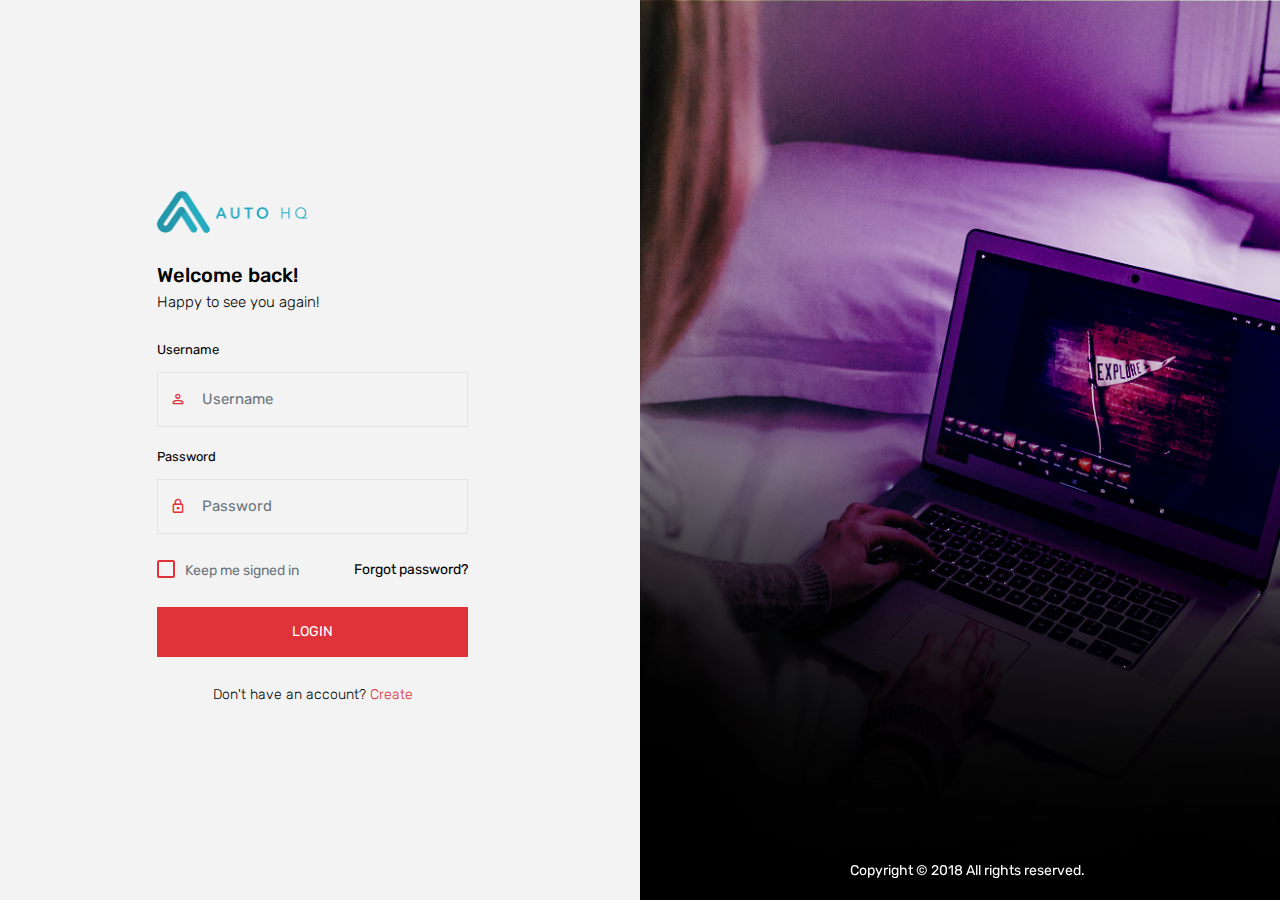
<file: login.html>
<!DOCTYPE html>
<html lang="en">

<head>
  <meta charset="UTF-8">
  <meta name="viewport" content="width=device-width, initial-scale=1.0">
  <meta http-equiv="X-UA-Compatible" content="ie=edge">
  
  <title>Login</title>

  <!--Libraries-->
  <link rel="stylesheet" href="css/bootstrap.min.css">
  <link rel="stylesheet" href="css/materialdesignicons.min.css">
  <!-- Plugins -->
  <link rel="stylesheet" href="css/nice-select.css">
  <link rel="stylesheet" href="css/perfect-scrollbar.min.css">
  <!--Theme specific styles-->
  <link rel="stylesheet" href="css/style.css">
  <link rel="stylesheet" href="css/theme-color.css">

  <!--Core jQuery-->
  <script src="js/jquery.min.js"></script>
  <script src="js/jquery-migrate.min.js"></script>

  <!--[if lt IE 9]>
    <script src="//oss.maxcdn.com/html5shiv/3.7.2/html5shiv.min.js"></script>
    <script src="//oss.maxcdn.com/respond/1.4.2/respond.min.js"></script>
  <![endif]-->
</head>

<body>
    <!-- .container-scroller starts -->
    <div class="container-scroller">
      <div class="container-fluid page-body-wrapper full-page-wrapper">
        <!-- content-wrapper starts -->
        <div class="content-wrapper d-flex align-items-stretch auth auth-img-bg">
          <!-- .row starts -->
          <div class="row flex-grow">
            <!-- .col starts -->
            <div class="col-lg-6 h-100 d-flex align-items-center justify-content-center">
              <div class="auth-form-transparent text-left p-3">
                <!-- .brand-logo starts -->
                <div class="brand-logo">
                  <img src="img/logo.png" alt="logo">
                </div><!-- .brand-logo ends -->
                <h4>Welcome back!</h4>
                <h6 class="font-weight-light">Happy to see you again!</h6>
                <!-- form starts -->
                <form class="pt-3">
                  <!-- .form-group starts -->
                  <div class="form-group">
                    <label for="exampleInputEmail">Username</label>
                    <div class="input-group">
                      <div class="input-group-prepend bg-transparent">
                        <span class="input-group-text bg-transparent border-right-0">
                          <i class="mdi mdi-account-outline"></i>
                        </span>
                      </div>
                      <input type="text" class="form-control form-control-lg border-left-0" id="exampleInputEmail" placeholder="Username">
                    </div>
                  </div><!-- .form-group ends -->
                  <!-- .form-group starts -->
                  <div class="form-group">
                    <label for="exampleInputPassword">Password</label>
                    <div class="input-group">
                      <div class="input-group-prepend bg-transparent">
                        <span class="input-group-text bg-transparent border-right-0">
                          <i class="mdi mdi-lock-outline"></i>
                        </span>
                      </div>
                      <input type="password" class="form-control form-control-lg border-left-0" id="exampleInputPassword" placeholder="Password">                        
                    </div>
                  </div><!-- .form-group ends -->
                  <!-- .form-group starts -->
                  <div class="my-2 d-flex justify-content-between align-items-center">
                    <div class="form-check">
                      <label class="form-check-label text-muted">
                        <input type="checkbox" class="form-check-input">
                        Keep me signed in
                      <i class="input-helper"></i></label>
                    </div>
                    <a href="#" class="auth-link text-black">Forgot password?</a>
                  </div><!-- .form-group ends -->
                  <div class="my-3">
                    <a class="btn btn-block btn-primary btn-lg font-weight-medium auth-form-btn" href="../../index.html">LOGIN</a>
                  </div>
                  <div class="text-center create-text mt-4 font-weight-light">
                    Don't have an account? <a href="register-2.html">Create</a>
                  </div>
                </form><!-- form ends -->
              </div>
            </div><!-- .col ends -->
            <!-- .col starts -->
            <div class="col-lg-6 d-flex flex-row zeroheght">
              <div class="login-half login-half-bg"></div>
              <div class="text-white font-weight-medium text-center copyright">Copyright © 2018  All rights reserved.</div>
            </div><!-- .col ends -->
          </div><!-- .row ends -->
        </div>
        <!-- content-wrapper ends -->
      </div>
      <!-- page-body-wrapper ends -->
    </div><!-- .container-scroller ends -->
  
  <!--Libraries-->
  <script src="js/bootstrap.bundle.min.js"></script>

  <!-- Plugins -->
  <script src="js/jquery.nice-select.min.js"></script>
  <script src="js/perfect-scrollbar.jquery.min.js"></script>

  <!--Active & Custom JS-->
  <script src="js/main.js"></script>
</body>

</html>
</file>
<file: css/nice-select.css>
.nice-select {
  -webkit-tap-highlight-color: transparent;
  background-color: #fff;
  border-radius: 5px;
  border: solid 1px #e8e8e8;
  box-sizing: border-box;
  clear: both;
  cursor: pointer;
  display: block;
  float: left;
  font-family: inherit;
  font-size: 14px;
  font-weight: normal;
  height: 42px;
  line-height: 40px;
  outline: none;
  padding-left: 18px;
  padding-right: 30px;
  position: relative;
  text-align: left !important;
  -webkit-transition: all 0.2s ease-in-out;
  transition: all 0.2s ease-in-out;
  -webkit-user-select: none;
     -moz-user-select: none;
      -ms-user-select: none;
          user-select: none;
  white-space: nowrap;
  width: auto; }
  .nice-select:hover {
    border-color: #dbdbdb; }
  .nice-select:active, .nice-select.open, .nice-select:focus {
    border-color: #999; }
  .nice-select:after {
    border-bottom: 2px solid #999;
    border-right: 2px solid #999;
    content: '';
    display: block;
    height: 5px;
    margin-top: -4px;
    pointer-events: none;
    position: absolute;
    right: 12px;
    top: 50%;
    -webkit-transform-origin: 66% 66%;
        -ms-transform-origin: 66% 66%;
            transform-origin: 66% 66%;
    -webkit-transform: rotate(45deg);
        -ms-transform: rotate(45deg);
            transform: rotate(45deg);
    -webkit-transition: all 0.15s ease-in-out;
    transition: all 0.15s ease-in-out;
    width: 5px; }
  .nice-select.open:after {
    -webkit-transform: rotate(-135deg);
        -ms-transform: rotate(-135deg);
            transform: rotate(-135deg); }
  .nice-select.open .list {
    opacity: 1;
    pointer-events: auto;
    -webkit-transform: scale(1) translateY(0);
        -ms-transform: scale(1) translateY(0);
            transform: scale(1) translateY(0); }
  .nice-select.disabled {
    border-color: #ededed;
    color: #999;
    pointer-events: none; }
    .nice-select.disabled:after {
      border-color: #cccccc; }
  .nice-select.wide {
    width: 100%; }
    .nice-select.wide .list {
      left: 0 !important;
      right: 0 !important; }
  .nice-select.right {
    float: right; }
    .nice-select.right .list {
      left: auto;
      right: 0; }
  .nice-select.small {
    font-size: 12px;
    height: 36px;
    line-height: 34px; }
    .nice-select.small:after {
      height: 4px;
      width: 4px; }
    .nice-select.small .option {
      line-height: 34px;
      min-height: 34px; }
  .nice-select .list {
    background-color: #fff;
    border-radius: 5px;
    box-shadow: 0 0 0 1px rgba(68, 68, 68, 0.11);
    box-sizing: border-box;
    margin-top: 4px;
    opacity: 0;
    overflow: hidden;
    padding: 0;
    pointer-events: none;
    position: absolute;
    top: 100%;
    left: 0;
    -webkit-transform-origin: 50% 0;
        -ms-transform-origin: 50% 0;
            transform-origin: 50% 0;
    -webkit-transform: scale(0.75) translateY(-21px);
        -ms-transform: scale(0.75) translateY(-21px);
            transform: scale(0.75) translateY(-21px);
    -webkit-transition: all 0.2s cubic-bezier(0.5, 0, 0, 1.25), opacity 0.15s ease-out;
    transition: all 0.2s cubic-bezier(0.5, 0, 0, 1.25), opacity 0.15s ease-out;
    z-index: 9; }
    .nice-select .list:hover .option:not(:hover) {
      background-color: transparent !important; }
  .nice-select .option {
    cursor: pointer;
    font-weight: 400;
    line-height: 40px;
    list-style: none;
    min-height: 40px;
    outline: none;
    padding-left: 18px;
    padding-right: 29px;
    text-align: left;
    -webkit-transition: all 0.2s;
    transition: all 0.2s; }
    .nice-select .option:hover, .nice-select .option.focus, .nice-select .option.selected.focus {
      background-color: #f6f6f6; }
    .nice-select .option.selected {
      font-weight: bold; }
    .nice-select .option.disabled {
      background-color: transparent;
      color: #999;
      cursor: default; }

.no-csspointerevents .nice-select .list {
  display: none; }

.no-csspointerevents .nice-select.open .list {
  display: block; }
</file>
<file: css/style.css>
@charset "UTF-8";
@import url("https://fonts.googleapis.com/css?family=Roboto:400,400i,500,500i|Rubik:300,300i,400,400i,500,500i,700,700i,900,900i&display=swap");
.navbar-options .nav-item.dropdown .nav-link img, .navbar-options .navbar-dropdown .dropdown-item .item-thumbnail img, .navbar-options .navbar-dropdown .dropdown-item .item-thumbnail .item-icon, .profile-toggle {
  border-radius: 50%;
}

.profileDropdownMenu .proDropdown-header .image, table.vehicleBrowse .reg {
  border-radius: 5px;
}

.nice-select, .nice-select .list, .navbar-options .dropdown-menu, .btn, .card, .dashboard-tabs .dropdown-menu.show, .box .alert, .auth .input-group .input-group-text {
  border-radius: 0px;
}

.dash-header .header-content .search-bar label, .dash-header .header-content .search-bar input, .navbar-options .dropdown-menu, .btn, .imagepanel .box .box-header, .imagepanel .box .box-footer {
  border: 0px;
}

.user-details-block .image {
  margin: 0 auto;
  display: block;
}

.dash-header .navbar-logo-mini, .sub-menu > .menu-item-has-children > .sub-menu + span.menu-expand, .sidemenu ul.sub-menu, .icon-nav .sub-menu, .icon-nav .menu-title, .site-wrapper.sidebar-full .navbar-logo {
  display: none;
}

.icon-nav .menu-item-has-children:hover > .sub-menu, .pagination li a, .box-toolbar .toolbar-link a, .tab-content-wrap .tagsinput li.tag, input[type=file], .form-check, .form-check .form-check-label {
  display: block;
}

a,
span, .form-control, textarea, input[type=text], input[type=password], input[type=datetime], input[type=datetime-local], input[type=date], input[type=month], input[type=time], input[type=week], input[type=number], input[type=email], input[type=url], input[type=search], input[type=tel], input[type=color], .uneditable-input, .sub-menu > .menu-item-has-children > a:after, .site-alert a {
  display: inline-block;
}

.input-group {
  display: table;
}

.input-group-addon, .input-group-btn, .input-group .form-control {
  display: table-cell;
}

.navbar-options .nav-item.dropdown .nav-link.count-indicator, .offcanvas-menu-wrapper, .sidemenu > li, .icon-nav .sidemenu > li, .table thead th, .card, .box-toolbar .toolbar-link a, .tab-wrapper .nav-tabs a.active, .input-group, .input-group-btn > .btn, .auth .input-group, .form-check {
  position: relative;
}

.dash-header .header-content .close-btn, .dash-header .header-content .search-bar label, .navbar-options .nav-item.dropdown .nav-link.count-indicator .count, .navbar-options .navbar-dropdown, .profileDropdownMenu, .sidemenu span.menu-expand, .icon-nav .menu-title, .icon-nav .sub-menu, .tablerow .table thead th:after, .tablerow .table thead th:before, .box-toolbar .toolbar-link a i, .image-preview-input input[type=file], .imageuploadwrap .btn.btn-default.image-preview-clear, .form-check .form-check-label input, .form-check .form-check-label input[type=checkbox] + .input-helper:before, .form-check .form-check-label input[type=checkbox] + .input-helper:after {
  position: absolute;
}

.site-alert, .update-message, .auth .login-half {
  position: fixed;
}

.offcanvas-menu-wrapper:after, .tab-wrapper .nav-tabs a.active:after {
  position: absolute;
  content: "";
}

.site-alert.hide-alert,
.update-message.hide-alert {
  visibility: hidden;
  opacity: 0;
}

.btn:hover {
  opacity: 0.7;
}

.card .card-title {
  text-transform: uppercase;
}

.form-control, table input[type=text], table textarea, .nice-select .list, .dash-header .brand-inner, .dash-header .header-content .search-bar input, .table, .stretch-card > .card, table.vehicleBrowse td .dataAlert, .tab-wrapper .nav-tabs a.active:after, .tab-content-wrap .tagsinput, .input-group, .input-group .form-control, .page-body-wrapper.full-page-wrapper, .content-wrapper, .auth .input-group, .main-panel .content-wrapper {
  width: 100%;
}

.dash-header .header-content .search-bar, .dash-header .header-content .search-bar label, .offcanvas-menu-wrapper:after, .icon-nav .menu-title, .auth .login-half {
  height: 100%;
}

.navbar-options .navbar-dropdown .dropdown-item .ellipsis, .profile-toggle, .profileDropdownMenu .proDropdown-header .image, .user-details-block .image, .container-scroller {
  overflow: hidden;
}

.dash-header .header-content .search-bar label, .navbar-options .nav-item.dropdown .nav-link.count-indicator, .pagination li a {
  text-align: center;
}

.navbar-options .navbar-dropdown .dropdown-item, .profileDropdownMenu .dropdown-item, .image-preview-input input[type=file], .form-check .form-check-label, .form-check .form-check-label input {
  cursor: pointer;
}

.dash-header .header-content .search-bar input, .breadcrumb-row .breadcrumb, .nav-tabs .nav-item .nav-link, .auth .input-group .input-group-text {
  background: transparent;
}

/*>>>>>>>> Fonts <<<<<<<<<*/
/*======fonts==============*/
/*>>>>>>>> Reset <<<<<<<<<*/
* {
  margin: 0;
  padding: 0;
  -webkit-box-sizing: border-box;
          box-sizing: border-box;
}

body {
  font-family: "Rubik", sans-serif;
  font-size: 14px;
  line-height: 28px;
}

p {
  margin-bottom: 0;
}

h1,
h2,
h3,
h4,
h5,
h6 {
  padding: 0;
  margin: 0;
  line-height: 1;
}

a {
  -webkit-transition: 0.3s;
  transition: 0.3s;
  color: inherit;
}

a:focus {
  outline: none !important;
}

input[type=number]::-webkit-inner-spin-button,
input[type=number]::-webkit-outer-spin-button {
  -webkit-appearance: none;
  margin: 0;
}

a, a:hover, a:focus, a:active, button, button:focus,
input, input:focus, select, textarea, textarea:focus, .slick-slide, .slick-slide:focus, .slick-slide:active {
  outline: 0 solid;
}

a:hover {
  text-decoration: none;
}

a:visited {
  text-decoration: none;
}

ul {
  list-style: none;
  margin: 0;
}

img {
  max-width: 100%;
}

p {
  line-height: 1.75;
}

.btn:focus,
.btn:active {
  -webkit-box-shadow: none;
          box-shadow: none;
}

button {
  cursor: pointer;
  background: transparent;
  border: none;
}

button:focus {
  outline: none;
}

input[type=number] {
  -moz-appearance: textfield;
}

/* No gutters */
@media (min-width: 992px) {
  .no-gutters-lg > .col,
  .no-gutters-lg > [class*="col-"] {
    padding-right: 0;
    padding-left: 0;
  }
}

@media (min-width: 1200px) {
  .no-gutters-lg > .col,
  .no-gutters-lg > [class*="col-"] {
    padding-right: 0;
    padding-left: 0;
  }
}

@media (min-width: 1600px) {
  .no-gutters-lg > .col,
  .no-gutters-lg > [class*="col-"] {
    padding-right: 0;
    padding-left: 0;
  }
}

.nice-select {
  display: -webkit-box;
  display: -ms-flexbox;
  display: flex;
  -webkit-box-align: center;
  -ms-flex-align: center;
  align-items: center;
  float: none;
}

.form-control {
  padding: 10px 15px;
  line-height: 30px;
  height: 52px;
  color: #7b7b7b;
  font-size: 15px;
  border: 2px solid #e3e3e3;
  border-radius: 3px;
  -webkit-box-shadow: none;
          box-shadow: none;
}

.form-control:focus {
  -webkit-box-shadow: none;
          box-shadow: none;
  outline: none;
  border: 2px solid #eeeeee;
}

.mb--30 {
  margin-bottom: 30px;
}

input ::-webkit-input-placeholder, textarea ::-webkit-input-placeholder {
  color: #000000;
}

input :-moz-placeholder, textarea :-moz-placeholder {
  color: #000000;
}

input ::-moz-placeholder, textarea ::-moz-placeholder {
  color: #000000;
}

input :-ms-input-placeholder, textarea :-ms-input-placeholder {
  color: #000000;
}

textarea, input[type=text], input[type=password], input[type=datetime], input[type=datetime-local], input[type=date], input[type=month], input[type=time], input[type=week], input[type=number], input[type=email], input[type=url], input[type=search], input[type=tel], input[type=color], .uneditable-input {
  -webkit-box-shadow: none;
  box-shadow: none;
  border-radius: 0;
  padding: 0 0 0 5px;
  border: 1px solid #e3e3e3;
  background: #fdfdfd;
  height: 30px;
  line-height: 30px;
  -webkit-transition: border-color .15s ease-in-out;
  transition: border-color .15s ease-in-out;
}

textarea:focus, input[type=text]:focus, input[type=password]:focus, input[type=datetime]:focus, input[type=datetime-local]:focus, input[type=date]:focus, input[type=month]:focus, input[type=time]:focus, input[type=week]:focus, input[type=number]:focus, input[type=email]:focus, input[type=url]:focus, input[type=search]:focus, input[type=tel]:focus, input[type=color]:focus, .uneditable-input:focus {
  -webkit-box-shadow: none;
  box-shadow: none;
  border-color: #25a9c1;
}

.section-padding-both {
  padding-top: 60px;
  padding-bottom: 60px;
}

@media (min-width: 768px) {
  .section-padding-both {
    padding-top: 80px;
    padding-bottom: 80px;
  }
}

@media (min-width: 992px) {
  .section-padding-both {
    padding-top: 100px;
    padding-bottom: 100px;
  }
}

.section-padding-top {
  padding-top: 60px;
}

@media (min-width: 768px) {
  .section-padding-top {
    padding-top: 80px;
  }
}

@media (min-width: 992px) {
  .section-padding-top {
    padding-top: 100px;
  }
}

.section-padding-bottom {
  padding-bottom: 60px;
}

@media (min-width: 768px) {
  .section-padding-bottom {
    padding-bottom: 80px;
  }
}

@media (min-width: 992px) {
  .section-padding-bottom {
    padding-bottom: 100px;
  }
}

.border-bottom {
  border-color: #e3e3e3 !important;
}

.bg-sky {
  background: #ecf9ff;
}

.bg-black {
  background: #192027;
}

.nice-select {
  border: solid 1px #e3e3e3;
  height: 30px;
  line-height: 30px;
  padding-left: 10px;
  padding-right: 20px;
  font-size: 14px;
}

.nice-select .option {
  line-height: 35px;
  min-height: 35px;
  padding-left: 10px;
  padding-right: 10px;
}

/*===========.header-css===============*/
.dash-header {
  display: -webkit-box;
  display: -ms-flexbox;
  display: flex;
  -webkit-transition: .3s;
  transition: .3s;
}

.dash-header .brand-wrapper {
  border-bottom: 1px solid #e3e3e3;
  -webkit-transition: width 0.25s ease, background 0.25s ease;
  transition: width 0.25s ease, background 0.25s ease;
  width: 257px;
  height: 60px;
  border-right: 1px solid #e3e3e3;
  display: -webkit-box;
  display: -ms-flexbox;
  display: flex;
  -webkit-box-pack: center;
  -ms-flex-pack: center;
  -moz-justify-content: center;
  justify-content: center;
}

@media (max-width: 991px) {
  .dash-header .brand-wrapper {
    width: 55px;
  }
}

@media (max-width: 991px) {
  .dash-header .navbar-logo-mini {
    display: block !important;
  }
}

.dash-header .navbar-logo img {
  max-width: 150px;
  margin: auto;
  vertical-align: middle;
  height: 34px;
}

.dash-header .brand-inner {
  margin-left: 20px;
  margin-right: 20px;
  display: -webkit-box;
  display: -ms-flexbox;
  display: flex;
  -webkit-box-pack: justify;
  -ms-flex-pack: justify;
  -moz-justify-content: space-between;
  justify-content: space-between;
  -webkit-box-align: center;
  -ms-flex-align: center;
  -moz-align-items: center;
  align-items: center;
}

@media (max-width: 991px) {
  .dash-header .brand-inner {
    margin-left: 10px;
    margin-right: 10px;
  }
}

.dash-header .brand-inner .navbar-brand {
  color: #27367f;
  font-size: 1.5rem;
  margin-right: 0;
  padding: .25rem 0;
}

@media (max-width: 991px) {
  .dash-header .brand-inner .navbar-brand.navbar-logo-mini {
    width: 35px;
  }
}

@media (max-width: 991px) {
  .dash-header .brand-inner .navbar-brand {
    display: none;
  }
}

.dash-header .header-content {
  transition: width 0.25s ease;
  -webkit-transition: width 0.25s ease;
  -moz-transition: width 0.25s ease;
  -ms-transition: width 0.25s ease;
  color: #9b9b9b;
  padding-left: 1.062rem;
  padding-right: 1.062rem;
  width: calc(100% - 257px);
  height: 60px;
  border-bottom: 1px solid #e3e3e3;
  display: -webkit-box;
  display: -ms-flexbox;
  display: flex;
}

@media (max-width: 991px) {
  .dash-header .header-content {
    width: calc(100% - 0px);
    padding-right: 70px;
  }
}

.dash-header .header-content .close-btn {
  color: inherit;
  font-size: 24px;
  right: 15px;
  top: 50%;
  margin-top: -17px;
}

.dash-header .header-content .search-bar {
  display: -webkit-box;
  display: -ms-flexbox;
  display: flex;
  -webkit-box-align: center;
  -ms-flex-align: center;
  -moz-align-items: center;
  align-items: center;
}

.dash-header .header-content .search-bar label {
  color: #9b9b9b;
  margin: 0;
  left: 0;
  width: 30px;
  line-height: 40px;
}

.dash-header .header-content .search-bar .input-group {
  background: #ececec;
  border-radius: 4px;
  padding: 0 .75rem;
}

@media (max-width: 479px) {
  .dash-header .header-content .search-bar .input-group {
    display: none;
  }
}

@media (min-width: 480px) and (max-width: 575px) {
  .dash-header .header-content .search-bar .input-group {
    display: none;
  }
}

.dash-header .header-content .search-bar input {
  margin-left: 20px;
  height: 40px;
  -webkit-box-flex: 1;
      -ms-flex: 1 1 auto;
          flex: 1 1 auto;
}

.dash-header .header-content .search-bar input:focus {
  outline: none;
}

.navbar-options {
  display: -webkit-box;
  display: -ms-flexbox;
  display: flex;
  -webkit-box-align: stretch;
  -ms-flex-align: stretch;
  -moz-align-items: stretch;
  align-items: stretch;
  -webkit-box-direction: normal;
  -webkit-box-orient: horizontal;
  -moz-flex-direction: row;
  -ms-flex-direction: row;
  flex-direction: row;
}

.navbar-options .nav-item {
  display: -webkit-box;
  display: -ms-flexbox;
  display: flex;
  -webkit-box-align: center;
  -ms-flex-align: center;
  -moz-align-items: center;
  align-items: center;
  margin-right: 16px;
  margin-left: 16px;
}

.navbar-options .nav-item.dropdown .nav-link {
  display: -webkit-box;
  display: -ms-flexbox;
  display: flex;
  -webkit-box-align: center;
  -ms-flex-align: center;
  -moz-align-items: center;
  align-items: center;
}

.navbar-options .nav-item.dropdown .nav-link img {
  max-width: 32px;
  max-height: 32px;
}

.navbar-options .nav-item.dropdown .nav-link.count-indicator {
  padding: 0;
  color: #9b9b9b;
}

.navbar-options .nav-item.dropdown .nav-link.count-indicator i {
  font-size: 24px;
  margin-right: 0;
  vertical-align: middle;
  color: inherit;
}

.navbar-options .nav-item.dropdown .nav-link.count-indicator:hover {
  color: #9b9b9b;
}

.navbar-options .nav-item.dropdown .nav-link.count-indicator .count {
  left: 59%;
  width: 8px;
  height: 8px;
  border-radius: 100%;
  top: 0px;
}

.navbar-options .navbar-dropdown {
  font-size: 0.9rem;
  margin-top: 0;
  right: -15px;
  left: auto !important;
  top: 60px !important;
}

.navbar-options .navbar-dropdown .dropdown-item {
  margin-bottom: 0;
  padding: .65rem 1.5rem;
  display: -webkit-box;
  display: -ms-flexbox;
  display: flex;
}

.navbar-options .navbar-dropdown .dropdown-item a {
  color: #212529;
}

.navbar-options .navbar-dropdown .dropdown-item .ellipsis {
  max-width: 200px;
  text-overflow: ellipsis;
}

.navbar-options .navbar-dropdown .dropdown-item .item-thumbnail img {
  width: 36px;
  height: 36px;
  vertical-align: middle;
}

.navbar-options .navbar-dropdown .dropdown-item .item-thumbnail .item-icon {
  display: -webkit-box;
  display: -ms-flexbox;
  display: flex;
  -webkit-box-align: center;
  -ms-flex-align: center;
  -moz-align-items: center;
  align-items: center;
  -webkit-box-pack: center;
  -ms-flex-pack: center;
  -moz-justify-content: center;
  justify-content: center;
  width: 36px;
  height: 36px;
  vertical-align: middle;
}

.navbar-options .navbar-dropdown .dropdown-item .item-thumbnail .item-icon i {
  font-size: 17px;
}

.navbar-options .navbar-dropdown .dropdown-item:hover {
  background: #eaeaf1;
}

.navbar-options .dropdown-menu {
  -webkit-box-shadow: 0px 3px 21px 0px rgba(0, 0, 0, 0.2);
          box-shadow: 0px 3px 21px 0px rgba(0, 0, 0, 0.2);
  min-width: 255px;
  -webkit-animation-name: dropdownAnimation;
          animation-name: dropdownAnimation;
  -webkit-animation-duration: 0.25s;
          animation-duration: 0.25s;
  -webkit-animation-fill-mode: both;
          animation-fill-mode: both;
}

@media (max-width: 991px) {
  .navbar-options .dropdown-menu {
    position: fixed !important;
    left: 0 !important;
    right: 0;
    width: calc(100% - 35px);
    margin: 0 auto;
  }
}

.navbar-options .dropdown-menu .item-content {
  padding-left: 15px;
  width: calc(100% - 36px);
}

.navbar-options .dropdown-menu .item-content h6 {
  font-size: 15px;
}

.navbar-options .dropdown-menu .item-content p {
  font-size: 14px;
}

@media (max-width: 991px) {
  .site-wrapper.show-alert .navbar-options .navbar-dropdown {
    top: 100px !important;
  }
}

@media (max-width: 991px) {
  .site-wrapper.show-alert.hide-alert .navbar-options .navbar-dropdown {
    top: 60px !important;
  }
}

.profile-toggle {
  width: 40px;
  height: 40px;
}

.profileDropdownMenu {
  right: 0;
  left: auto !important;
  top: 50px !important;
  -webkit-animation-name: dropdownAnimation;
          animation-name: dropdownAnimation;
  -webkit-animation-duration: 0.25s;
          animation-duration: 0.25s;
  -webkit-animation-fill-mode: both;
          animation-fill-mode: both;
}

.profileDropdownMenu .dropdown-item {
  margin-bottom: 0;
  padding: .65rem 1.5rem;
  display: -webkit-box;
  display: -ms-flexbox;
  display: flex;
}

.profileDropdownMenu .proDropdown-header {
  display: -webkit-box;
  display: -ms-flexbox;
  display: flex;
  padding: .65rem 1.5rem;
  border-bottom: 1px solid rgba(120, 130, 140, 0.13);
}

.profileDropdownMenu .proDropdown-header .image {
  width: 80px;
  height: 80px;
  margin-right: 5px;
}

.profileDropdownMenu .proDropdown-header .proDropdown-content {
  padding-left: 10px;
}

.profileDropdownMenu .proDropdown-header .proDropdown-content .title {
  font-size: 18px;
}

.profileDropdownMenu .proDropdown-header .proDropdown-content p {
  font-size: 13px;
}

.profileDropdownMenu .proDropdown-header .proDropdown-content .btn {
  border-radius: 50px;
  font-size: 12px;
  height: 30px;
  padding: 0;
  min-width: 90px;
  margin-top: 4px;
}

.sub-menu > .menu-item-has-children > a:after {
  content: "\F140";
  font-family: "Material Design Icons";
  -webkit-transition: all 0.4s ease;
  transition: all 0.4s ease;
}

.sub-menu > .menu-item-has-children.active > a:after {
  -webkit-transform: rotate(-180deg);
  transform: rotate(-180deg);
}

.menu-item-has-children .sub-menu + span.menu-expand > i {
  -webkit-transition: all 0.4s ease;
  transition: all 0.4s ease;
}

.menu-item-has-children.active > .sub-menu + span.menu-expand > i {
  -webkit-transform: rotate(-180deg);
  transform: rotate(-180deg);
}

/*=================.footer===================*/
.footer {
  background: #f3f3f3;
  padding: 30px 1rem;
  transition: all 0.25s ease;
  -moz-transition: all 0.25s ease;
  -webkit-transition: all 0.25s ease;
  -ms-transition: all 0.25s ease;
  font-size: calc(0.875rem - 0.05rem);
  font-weight: 400;
  border-top: 1px solid #e3e3e3;
}

.footer .footerlogo img {
  max-width: 100px;
}

/* Animation Mixins */
@-webkit-keyframes dropdownAnimation {
  from {
    opacity: 0;
    -webkit-transform: translate3d(0, -30px, 0);
            transform: translate3d(0, -30px, 0);
  }
  to {
    opacity: 1;
    -webkit-transform: none;
            transform: none;
    -webkit-transform: translate3d(0, 0px, 0);
            transform: translate3d(0, 0px, 0);
  }
}
@keyframes dropdownAnimation {
  from {
    opacity: 0;
    -webkit-transform: translate3d(0, -30px, 0);
            transform: translate3d(0, -30px, 0);
  }
  to {
    opacity: 1;
    -webkit-transform: none;
            transform: none;
    -webkit-transform: translate3d(0, 0px, 0);
            transform: translate3d(0, 0px, 0);
  }
}

.dropdownAnimation {
  -webkit-animation-name: dropdownAnimation;
          animation-name: dropdownAnimation;
  -webkit-animation-duration: 0.25s;
          animation-duration: 0.25s;
  -webkit-animation-fill-mode: both;
          animation-fill-mode: both;
}

@-webkit-keyframes fadeOut {
  from {
    opacity: 1;
  }
  to {
    opacity: 0;
  }
}

@keyframes fadeOut {
  from {
    opacity: 1;
  }
  to {
    opacity: 0;
  }
}

.fadeOut {
  -webkit-animation-name: fadeOut;
          animation-name: fadeOut;
}

.infinite-spin {
  -webkit-animation-name: spin;
          animation-name: spin;
  -webkit-animation-duration: 3s;
          animation-duration: 3s;
  -webkit-animation-iteration-count: infinite;
          animation-iteration-count: infinite;
  -webkit-animation-timing-function: linear;
          animation-timing-function: linear;
}

@-webkit-keyframes spin {
  from {
    -webkit-transform: rotate(0deg);
            transform: rotate(0deg);
  }
  to {
    -webkit-transform: rotate(360deg);
            transform: rotate(360deg);
  }
}

@keyframes spin {
  from {
    -webkit-transform: rotate(0deg);
            transform: rotate(0deg);
  }
  to {
    -webkit-transform: rotate(360deg);
            transform: rotate(360deg);
  }
}

@-webkit-keyframes fadeInUp {
  from {
    opacity: 0;
    -webkit-transform: translate3d(0, 100%, 0);
            transform: translate3d(0, 100%, 0);
  }
  to {
    opacity: 1;
    -webkit-transform: none;
            transform: none;
  }
}

@keyframes fadeInUp {
  from {
    opacity: 0;
    -webkit-transform: translate3d(0, 100%, 0);
            transform: translate3d(0, 100%, 0);
  }
  to {
    opacity: 1;
    -webkit-transform: none;
            transform: none;
  }
}

.fadeInUp {
  -webkit-animation-name: fadeInUp;
          animation-name: fadeInUp;
}

.animated {
  -webkit-animation-duration: 1s !important;
  animation-duration: 1s !important;
  -webkit-animation-fill-mode: both !important;
  animation-fill-mode: both !important;
}

@-webkit-keyframes flipInY {
  from {
    -webkit-transform: perspective(400px) rotate3d(0, 1, 0, 90deg);
    transform: perspective(400px) rotate3d(0, 1, 0, 90deg);
    -webkit-animation-timing-function: ease-in;
    animation-timing-function: ease-in;
    opacity: 0;
  }
  40% {
    -webkit-transform: perspective(400px) rotate3d(0, 1, 0, -20deg);
    transform: perspective(400px) rotate3d(0, 1, 0, -20deg);
    -webkit-animation-timing-function: ease-in;
    animation-timing-function: ease-in;
  }
  60% {
    -webkit-transform: perspective(400px) rotate3d(0, 1, 0, 10deg);
    transform: perspective(400px) rotate3d(0, 1, 0, 10deg);
    opacity: 1;
  }
  80% {
    -webkit-transform: perspective(400px) rotate3d(0, 1, 0, -5deg);
    transform: perspective(400px) rotate3d(0, 1, 0, -5deg);
  }
  to {
    -webkit-transform: perspective(400px);
    transform: perspective(400px);
  }
}

@keyframes flipInY {
  from {
    -webkit-transform: perspective(400px) rotate3d(0, 1, 0, 90deg);
    transform: perspective(400px) rotate3d(0, 1, 0, 90deg);
    -webkit-animation-timing-function: ease-in;
    animation-timing-function: ease-in;
    opacity: 0;
  }
  40% {
    -webkit-transform: perspective(400px) rotate3d(0, 1, 0, -20deg);
    transform: perspective(400px) rotate3d(0, 1, 0, -20deg);
    -webkit-animation-timing-function: ease-in;
    animation-timing-function: ease-in;
  }
  60% {
    -webkit-transform: perspective(400px) rotate3d(0, 1, 0, 10deg);
    transform: perspective(400px) rotate3d(0, 1, 0, 10deg);
    opacity: 1;
  }
  80% {
    -webkit-transform: perspective(400px) rotate3d(0, 1, 0, -5deg);
    transform: perspective(400px) rotate3d(0, 1, 0, -5deg);
  }
  to {
    -webkit-transform: perspective(400px);
    transform: perspective(400px);
  }
}

.flipInY {
  -webkit-backface-visibility: visible !important;
  backface-visibility: visible !important;
  -webkit-animation-name: flipInY !important;
  animation-name: flipInY !important;
}

.sidemenu a:hover, .breadcrumb-row .breadcrumb li a, .nav-tabs .nav-item .nav-link.active, .statusLinks a, .box-toolbar .toolbar-link a:hover, .box-content .table thead th a:hover, .tab-wrapper .nav-tabs a.active, .auth .input-group .input-group-text, .auth .auth-link:hover, .auth .create-text a {
  color: #25a9c1;
}

.navbar-options .nav-item.dropdown .nav-link.count-indicator .count, .btn, .btn:hover, .btn-secondary.active:not(:disabled):not(.disabled), .btn-secondary:not(:disabled):not(.disabled):active, .show > .btn-secondary.dropdown-toggle, .pagination li:hover a, table.vehicleBrowse td .dataAlert, .auth .login-half, .form-check .form-check-label input[type="checkbox"]:checked + .input-helper:before {
  background-color: #25a9c1;
}

.navbar-options .navbar-dropdown .dropdown-item .item-thumbnail .item-icon i, .btn, .btn:hover, .pagination li:hover a, table.vehicleBrowse .btn i, table.vehicleBrowse td .dataAlert, .form-check .form-check-label input[type=checkbox] + .input-helper:after {
  color: #ffffff;
}

.form-control, .dash-header .brand-wrapper, .dash-header .header-content, .off-canvas-wrapper, .icon-nav .sub-menu, .icon-nav .menu-title, .icon-nav .menu-item-has-children a .menu-title, .table, .card, .pagination li a, table.vehicleBrowse .reg {
  background-color: #ffffff;
}

.navbar-options .dropdown-menu .dropdown-header, .card h1, .card h4, .nav-tabs .nav-item .nav-link, .pagination li a, .tab-wrapper .nav-tabs a, .imageuploadwrap .btn.btn-default, .auth .auth-link {
  color: #000000;
}

/*===========.header-css===============*/
.dash-header {
  display: -webkit-box;
  display: -ms-flexbox;
  display: flex;
  -webkit-transition: .3s;
  transition: .3s;
}

.dash-header .brand-wrapper {
  border-bottom: 1px solid #e3e3e3;
  -webkit-transition: width 0.25s ease, background 0.25s ease;
  transition: width 0.25s ease, background 0.25s ease;
  width: 257px;
  height: 60px;
  border-right: 1px solid #e3e3e3;
  display: -webkit-box;
  display: -ms-flexbox;
  display: flex;
  -webkit-box-pack: center;
  -ms-flex-pack: center;
  -moz-justify-content: center;
  justify-content: center;
}

@media (max-width: 991px) {
  .dash-header .brand-wrapper {
    width: 55px;
  }
}

@media (max-width: 991px) {
  .dash-header .navbar-logo-mini {
    display: block !important;
  }
}

.dash-header .navbar-logo img {
  max-width: 150px;
  margin: auto;
  vertical-align: middle;
  height: 34px;
}

.dash-header .brand-inner {
  margin-left: 20px;
  margin-right: 20px;
  display: -webkit-box;
  display: -ms-flexbox;
  display: flex;
  -webkit-box-pack: justify;
  -ms-flex-pack: justify;
  -moz-justify-content: space-between;
  justify-content: space-between;
  -webkit-box-align: center;
  -ms-flex-align: center;
  -moz-align-items: center;
  align-items: center;
}

@media (max-width: 991px) {
  .dash-header .brand-inner {
    margin-left: 10px;
    margin-right: 10px;
  }
}

.dash-header .brand-inner .navbar-brand {
  color: #27367f;
  font-size: 1.5rem;
  margin-right: 0;
  padding: .25rem 0;
}

@media (max-width: 991px) {
  .dash-header .brand-inner .navbar-brand.navbar-logo-mini {
    width: 35px;
  }
}

@media (max-width: 991px) {
  .dash-header .brand-inner .navbar-brand {
    display: none;
  }
}

.dash-header .header-content {
  transition: width 0.25s ease;
  -webkit-transition: width 0.25s ease;
  -moz-transition: width 0.25s ease;
  -ms-transition: width 0.25s ease;
  color: #9b9b9b;
  padding-left: 1.062rem;
  padding-right: 1.062rem;
  width: calc(100% - 257px);
  height: 60px;
  border-bottom: 1px solid #e3e3e3;
  display: -webkit-box;
  display: -ms-flexbox;
  display: flex;
}

@media (max-width: 991px) {
  .dash-header .header-content {
    width: calc(100% - 0px);
    padding-right: 70px;
  }
}

.dash-header .header-content .close-btn {
  color: inherit;
  font-size: 24px;
  right: 15px;
  top: 50%;
  margin-top: -17px;
}

.dash-header .header-content .search-bar {
  display: -webkit-box;
  display: -ms-flexbox;
  display: flex;
  -webkit-box-align: center;
  -ms-flex-align: center;
  -moz-align-items: center;
  align-items: center;
}

.dash-header .header-content .search-bar label {
  color: #9b9b9b;
  margin: 0;
  left: 0;
  width: 30px;
  line-height: 40px;
}

.dash-header .header-content .search-bar .input-group {
  background: #ececec;
  border-radius: 4px;
  padding: 0 .75rem;
}

@media (max-width: 479px) {
  .dash-header .header-content .search-bar .input-group {
    display: none;
  }
}

@media (min-width: 480px) and (max-width: 575px) {
  .dash-header .header-content .search-bar .input-group {
    display: none;
  }
}

.dash-header .header-content .search-bar input {
  margin-left: 20px;
  height: 40px;
  -webkit-box-flex: 1;
      -ms-flex: 1 1 auto;
          flex: 1 1 auto;
}

.dash-header .header-content .search-bar input:focus {
  outline: none;
}

.navbar-options {
  display: -webkit-box;
  display: -ms-flexbox;
  display: flex;
  -webkit-box-align: stretch;
  -ms-flex-align: stretch;
  -moz-align-items: stretch;
  align-items: stretch;
  -webkit-box-direction: normal;
  -webkit-box-orient: horizontal;
  -moz-flex-direction: row;
  -ms-flex-direction: row;
  flex-direction: row;
}

.navbar-options .nav-item {
  display: -webkit-box;
  display: -ms-flexbox;
  display: flex;
  -webkit-box-align: center;
  -ms-flex-align: center;
  -moz-align-items: center;
  align-items: center;
  margin-right: 16px;
  margin-left: 16px;
}

.navbar-options .nav-item.dropdown .nav-link {
  display: -webkit-box;
  display: -ms-flexbox;
  display: flex;
  -webkit-box-align: center;
  -ms-flex-align: center;
  -moz-align-items: center;
  align-items: center;
}

.navbar-options .nav-item.dropdown .nav-link img {
  max-width: 32px;
  max-height: 32px;
}

.navbar-options .nav-item.dropdown .nav-link.count-indicator {
  padding: 0;
  color: #9b9b9b;
}

.navbar-options .nav-item.dropdown .nav-link.count-indicator i {
  font-size: 24px;
  margin-right: 0;
  vertical-align: middle;
  color: inherit;
}

.navbar-options .nav-item.dropdown .nav-link.count-indicator:hover {
  color: #9b9b9b;
}

.navbar-options .nav-item.dropdown .nav-link.count-indicator .count {
  left: 59%;
  width: 8px;
  height: 8px;
  border-radius: 100%;
  top: 0px;
}

.navbar-options .navbar-dropdown {
  font-size: 0.9rem;
  margin-top: 0;
  right: -15px;
  left: auto !important;
  top: 60px !important;
}

.navbar-options .navbar-dropdown .dropdown-item {
  margin-bottom: 0;
  padding: .65rem 1.5rem;
  display: -webkit-box;
  display: -ms-flexbox;
  display: flex;
}

.navbar-options .navbar-dropdown .dropdown-item a {
  color: #212529;
}

.navbar-options .navbar-dropdown .dropdown-item .ellipsis {
  max-width: 200px;
  text-overflow: ellipsis;
}

.navbar-options .navbar-dropdown .dropdown-item .item-thumbnail img {
  width: 36px;
  height: 36px;
  vertical-align: middle;
}

.navbar-options .navbar-dropdown .dropdown-item .item-thumbnail .item-icon {
  display: -webkit-box;
  display: -ms-flexbox;
  display: flex;
  -webkit-box-align: center;
  -ms-flex-align: center;
  -moz-align-items: center;
  align-items: center;
  -webkit-box-pack: center;
  -ms-flex-pack: center;
  -moz-justify-content: center;
  justify-content: center;
  width: 36px;
  height: 36px;
  vertical-align: middle;
}

.navbar-options .navbar-dropdown .dropdown-item .item-thumbnail .item-icon i {
  font-size: 17px;
}

.navbar-options .navbar-dropdown .dropdown-item:hover {
  background: #eaeaf1;
}

.navbar-options .dropdown-menu {
  -webkit-box-shadow: 0px 3px 21px 0px rgba(0, 0, 0, 0.2);
          box-shadow: 0px 3px 21px 0px rgba(0, 0, 0, 0.2);
  min-width: 255px;
  -webkit-animation-name: dropdownAnimation;
          animation-name: dropdownAnimation;
  -webkit-animation-duration: 0.25s;
          animation-duration: 0.25s;
  -webkit-animation-fill-mode: both;
          animation-fill-mode: both;
}

@media (max-width: 991px) {
  .navbar-options .dropdown-menu {
    position: fixed !important;
    left: 0 !important;
    right: 0;
    width: calc(100% - 35px);
    margin: 0 auto;
  }
}

.navbar-options .dropdown-menu .item-content {
  padding-left: 15px;
  width: calc(100% - 36px);
}

.navbar-options .dropdown-menu .item-content h6 {
  font-size: 15px;
}

.navbar-options .dropdown-menu .item-content p {
  font-size: 14px;
}

@media (max-width: 991px) {
  .site-wrapper.show-alert .navbar-options .navbar-dropdown {
    top: 100px !important;
  }
}

@media (max-width: 991px) {
  .site-wrapper.show-alert.hide-alert .navbar-options .navbar-dropdown {
    top: 60px !important;
  }
}

.profile-toggle {
  width: 40px;
  height: 40px;
}

.profileDropdownMenu {
  right: 0;
  left: auto !important;
  top: 50px !important;
  -webkit-animation-name: dropdownAnimation;
          animation-name: dropdownAnimation;
  -webkit-animation-duration: 0.25s;
          animation-duration: 0.25s;
  -webkit-animation-fill-mode: both;
          animation-fill-mode: both;
}

.profileDropdownMenu .dropdown-item {
  margin-bottom: 0;
  padding: .65rem 1.5rem;
  display: -webkit-box;
  display: -ms-flexbox;
  display: flex;
}

.profileDropdownMenu .proDropdown-header {
  display: -webkit-box;
  display: -ms-flexbox;
  display: flex;
  padding: .65rem 1.5rem;
  border-bottom: 1px solid rgba(120, 130, 140, 0.13);
}

.profileDropdownMenu .proDropdown-header .image {
  width: 80px;
  height: 80px;
  margin-right: 5px;
}

.profileDropdownMenu .proDropdown-header .proDropdown-content {
  padding-left: 10px;
}

.profileDropdownMenu .proDropdown-header .proDropdown-content .title {
  font-size: 18px;
}

.profileDropdownMenu .proDropdown-header .proDropdown-content p {
  font-size: 13px;
}

.profileDropdownMenu .proDropdown-header .proDropdown-content .btn {
  border-radius: 50px;
  font-size: 12px;
  height: 30px;
  padding: 0;
  min-width: 90px;
  margin-top: 4px;
}

.sub-menu > .menu-item-has-children > a:after {
  content: "\F140";
  font-family: "Material Design Icons";
  -webkit-transition: all 0.4s ease;
  transition: all 0.4s ease;
}

.sub-menu > .menu-item-has-children.active > a:after {
  -webkit-transform: rotate(-180deg);
  transform: rotate(-180deg);
}

.menu-item-has-children .sub-menu + span.menu-expand > i {
  -webkit-transition: all 0.4s ease;
  transition: all 0.4s ease;
}

.menu-item-has-children.active > .sub-menu + span.menu-expand > i {
  -webkit-transform: rotate(-180deg);
  transform: rotate(-180deg);
}

.offcanvas-menu-wrapper:after {
  right: 0;
  top: 0;
  background-color: #e3e3e3;
  width: 1px;
}

.off-canvas-wrapper {
  height: calc(100vh - 50px);
  font-family: "Roboto", sans-serif;
  font-weight: 400;
  padding: 0;
  width: 257px;
  z-index: 11;
  transition: width 0.25s ease, background 0.25s ease;
  -webkit-transition: width 0.25s ease, background 0.25s ease;
  -moz-transition: width 0.25s ease, background 0.25s ease;
  -ms-transition: width 0.25s ease, background 0.25s ease;
  -webkit-box-shadow: none;
          box-shadow: none;
}

.off-canvas-wrapper.active {
  right: 0;
}

@media (max-width: 991px) {
  .off-canvas-wrapper {
    position: fixed;
    height: calc(100vh - 50px);
    top: 60px;
    bottom: 0;
    overflow: auto;
    right: -257px;
    -webkit-transition: all 0.25s ease-out;
    transition: all 0.25s ease-out;
  }
}

@media (max-width: 991px) {
  .site-wrapper.show-alert .off-canvas-wrapper {
    top: 90px;
  }
}

@media (max-width: 991px) {
  .site-wrapper.show-alert.hide-alert .off-canvas-wrapper {
    top: 60px;
  }
}

.site-wrapper.sidebar-full .user-title {
  display: none;
}

.user-details-block {
  padding: 25px 12px 12px 12px;
  border-bottom: 1px solid #f3f3f3;
}

.user-details-block .image {
  width: 50px;
  border-radius: 100%;
}

.user-details-block .user-title {
  font-size: 17px;
  font-weight: 500;
  margin-top: 5px;
}

.sidemenu > li {
  padding: 12px 40px 12px 20px;
  border-bottom: 1px solid #f3f3f3;
}

.sidemenu > li i {
  font-size: 18px;
  margin-right: 12px;
}

.sidemenu > li > a {
  display: -webkit-box;
  display: -ms-flexbox;
  display: flex;
  -webkit-box-align: center;
  -ms-flex-align: center;
  -moz-align-items: center;
  align-items: center;
}

.sidemenu ul.sub-menu {
  padding-left: 25px;
  list-style: disc;
}

.sidemenu span.menu-expand {
  right: 20px;
  top: 12px;
  text-align: center;
  display: -webkit-box;
  display: -ms-flexbox;
  display: flex;
  -webkit-box-align: center;
  -ms-flex-align: center;
  -moz-align-items: center;
  align-items: center;
  -webkit-box-pack: center;
  -ms-flex-pack: center;
  -moz-justify-content: center;
  justify-content: center;
}

.sidemenu span.menu-expand i {
  margin: 0;
}

.icon-nav .sidemenu > li {
  display: -webkit-box;
  display: -ms-flexbox;
  display: flex;
  -webkit-box-pack: center;
  -ms-flex-pack: center;
  -moz-justify-content: center;
  justify-content: center;
  padding: 10px 20px;
  border-bottom: 1px solid #f3f3f3;
}

.icon-nav .sidemenu > li:hover .menu-title {
  display: -webkit-box;
  display: -ms-flexbox;
  display: flex;
}

.icon-nav .sidemenu > li a i {
  margin: 0;
}

.icon-nav .sidemenu > li > .sub-menu {
  margin-top: 37px;
}

.icon-nav .menu-title {
  z-index: 1000;
  top: 0;
  display: -webkit-box;
  display: -ms-flexbox;
  display: flex;
  -webkit-box-align: center;
  -ms-flex-align: center;
  -ms-grid-row-align: center;
  align-items: center;
  padding-left: 15px;
  display: none;
  -webkit-box-shadow: 0px 3px 21px 0px rgba(0, 0, 0, 0.2);
          box-shadow: 0px 3px 21px 0px rgba(0, 0, 0, 0.2);
}

.icon-nav .sub-menu {
  padding-left: 25px;
  list-style: disc;
  left: 100%;
  z-index: 999;
  padding: 15px 20px;
  -webkit-box-shadow: 0px 3px 21px 0px rgba(0, 0, 0, 0.2);
          box-shadow: 0px 3px 21px 0px rgba(0, 0, 0, 0.2);
}

.icon-nav .sub-menu, .icon-nav .menu-title {
  left: calc(100% + 1px);
  width: 200px;
}

.icon-nav .menu-item-has-children a .menu-title {
  -webkit-box-shadow: 3px -12px 13px -11px rgba(0, 0, 0, 0.2);
          box-shadow: 3px -12px 13px -11px rgba(0, 0, 0, 0.2);
}

.icon-nav .menu-expand {
  visibility: hidden;
  z-index: -999;
}

.btn {
  display: -webkit-inline-box;
  display: -ms-inline-flexbox;
  display: inline-flex;
  -webkit-box-pack: start;
      -ms-flex-pack: start;
          justify-content: flex-start;
  align-items: center;
  -webkit-box-align: center;
  -ms-flex-align: center;
  -moz-align-items: center;
  align-items: center;
  height: 40px;
  -webkit-box-pack: center;
  -ms-flex-pack: center;
  -moz-justify-content: center;
  justify-content: center;
  font-weight: 400;
  padding-left: 22px;
  padding-right: 22px;
  min-width: 100px;
  font-size: 14px;
  -webkit-transition: 0.3s;
  transition: 0.3s;
}

.btn .mdi-plus-circle {
  margin-right: 5px;
}

.btn-secondary:not(:disabled):not(.disabled).active:focus, .btn-secondary:not(:disabled):not(.disabled):active:focus, .show > .btn-secondary.dropdown-toggle:focus {
  -webkit-box-shadow: none;
          box-shadow: none;
}

.dropdown-menu {
  border: 1px solid #e3e3e3;
}

.dropdown-menu .dropdown-item {
  font-size: 14px;
  padding: 3px 20px;
  margin: 0;
  line-height: 28px;
}

.dropdown-menu .dropdown-item:hover {
  color: #16181b;
  text-decoration: none;
  background-color: #eaeaf1;
}

/*========.site-alert============*/
.site-alert {
  height: 40px;
  top: -40px;
  left: 0;
  z-index: 9999;
  background-color: #FFF4DE;
  font-weight: 700;
  -webkit-transition: 0.3s;
  transition: 0.3s;
}

.site-alert a {
  color: #FF0303;
  margin-left: 5px;
}

.site-alert.show-alert {
  top: 0;
}

.site-wrapper.show-alert {
  padding-top: 40px;
}

.dash-header.show-alert {
  margin-top: 40px;
}

.site-wrapper.show-alert.hide-alert {
  padding-top: 0px;
}

.dash-header.show-alert.hide-alert {
  margin-top: 0px;
}

.site-wrapper {
  -webkit-transition: 0.3s;
  transition: 0.3s;
}

/*=========update-message css=============*/
.update-message {
  height: 40px;
  top: -40px;
  left: 0;
  z-index: 99999;
  background-color: #9DFFFF;
  -webkit-transition: 0.3s;
  transition: 0.3s;
}

.update-message.show-alert {
  top: 0;
}

.site-wrapper.show-alert {
  padding-top: 40px;
}

.dash-header.show-alert {
  margin-top: 40px;
}

/*================.table-css=====================*/
.table {
  margin-bottom: 0;
  color: #212529;
}

.table td {
  font-size: 14px;
}

.table thead th {
  border: 1px solid #e3e3e3;
  padding: 1.7rem 0.9375rem;
  white-space: nowrap;
  cursor: pointer;
  font-weight: 500;
  font-size: 16px;
}

.table tbody tr td {
  border: 1px solid #e3e3e3;
  color: #08113b;
  white-space: nowrap;
  font-weight: 300;
  padding: 1.1rem 0.9375rem;
}

/*==============.card-css====================*/
.grid-margin {
  margin-bottom: 1.875rem;
}

.stretch-card {
  display: -webkit-box;
  display: -ms-flexbox;
  display: flex;
  -webkit-box-align: stretch;
      -ms-flex-align: stretch;
          align-items: stretch;
  -webkit-box-pack: stretch;
      -ms-flex-pack: stretch;
          justify-content: stretch;
}

.stretch-card > .card {
  min-width: 100%;
}

.card {
  display: -webkit-box;
  display: -ms-flexbox;
  display: flex;
  -webkit-box-direction: normal;
  -webkit-box-orient: vertical;
  -moz-flex-direction: column;
  -ms-flex-direction: column;
  flex-direction: column;
  min-width: 0;
  word-wrap: break-word;
  background-clip: border-box;
  border: 1px solid #e3e3e3;
}

.card .card-body {
  padding: 24px 30px;
}

.card .card-title {
  color: #4a4a4a;
  font-weight: bold;
  margin-bottom: 24px;
  font-size: 14px;
}

.card h1 {
  font-size: 40px;
  margin-bottom: 10px;
}

.card h4 {
  font-size: 20px;
  margin-bottom: 7px;
}

/*===============.dashboard-css===================*/
/*=========.breadcrumb-css=============*/
.breadcrumb-row {
  margin-bottom: 10px;
}

.breadcrumb-row h1 {
  font-size: 28px;
  line-height: 30px;
  font-weight: 400;
}

@media (max-width: 991px) {
  .breadcrumb-row h1 {
    font-size: 24px;
  }
}

.breadcrumb-row .breadcrumb {
  padding: 0;
  margin-bottom: 0;
}

.breadcrumb-row .breadcrumb li {
  margin: 5px 0;
  font-size: 16px;
}

.breadcrumb-row .breadcrumb li i {
  font-size: 20px;
}

.breadcrumb-row .breadcrumb li.active {
  color: #6c757d;
}

@media (max-width: 767px) {
  .breadcrumb-row .col-sm-8 {
    width: 65%;
  }
  .breadcrumb-row .col-sm-4 {
    width: 35%;
  }
}

/*============== .nav-tabs ================*/
.nav-tabs .nav-item {
  margin-bottom: -1px;
}

.nav-tabs .nav-item .nav-link {
  border-radius: 0;
  padding: 16px 24px 3px 24px;
  border: 0;
  border-bottom: 3px solid transparent;
}

.nav-tabs .nav-item .nav-link.active {
  border: 0;
  border-bottom: 3px solid #25a9c1;
}

@media (max-width: 479px) {
  .nav-tabs .nav-item .nav-link {
    padding: 16px 20px 3px 20px;
  }
}

/*=========.dashboard-tabs==============*/
.dashboard-tabs small {
  line-height: 20px;
  margin: -3px 0 1px 0 !important;
}

.dashboard-tabs .datedropdown small {
  line-height: 14px;
  margin: 6px 0 0 0 !important;
}

.dashboard-tabs h5 {
  font-size: 16px;
}

.dashboard-tabs i {
  font-size: 40px;
  margin-right: 20px;
}

.dashboard-tabs i.mdi-calendar-heart {
  color: #007BFF;
}

.dashboard-tabs i.mdi-currency-usd {
  color: #DC3545;
}

.dashboard-tabs i.mdi-eye {
  color: #28A745;
}

.dashboard-tabs i.mdi-download {
  color: #FFC107;
}

.dashboard-tabs i.mdi-flag {
  color: #DC3545;
}

.dashboard-tabs .btn {
  height: 18px;
}

.dashboard-tabs .dropdown-menu.show {
  top: 10px !important;
}

/*============.dashboard-table================*/
.tablerow .table thead th:after, .tablerow .table thead th:before {
  content: "\F05D";
  right: 25px;
  bottom: 32px;
  line-height: 2.5;
  font-family: Material Design Icons;
  font-size: 10px;
}

.tablerow .table thead th:before {
  content: "\F045";
  right: 21px;
  bottom: 26px;
}

/*===============.listing-css===================*/
.statusLinks {
  border: 1px solid #e3e3e3;
  padding: 5px 10px;
  margin-bottom: 10px;
  width: -webkit-max-content;
  width: -moz-max-content;
  width: max-content;
}

@media (max-width: 991px) {
  .statusLinks {
    width: 100%;
  }
}

.statusLinks span {
  margin: 0 3px;
}

@media (min-width: 992px) and (max-width: 1199px) {
  .statusLinks span {
    margin: 0 1px;
  }
}

.pagination {
  margin-bottom: 10px;
}

@media (max-width: 991px) {
  .pagination {
    float: left !important;
  }
}

.pagination li a {
  border: 1px solid #e3e3e3;
  padding: 5px 0px;
  margin-left: 2px;
  width: 35px;
  height: 35px;
  line-height: 24px;
  font-weight: 500;
  -webkit-transition: .3s;
  transition: .3s;
}

.pagination li a i {
  font-size: 22px;
}

.pagination li:hover a {
  border-color: #25a9c1;
}

.box-content .table thead th {
  padding: 10px;
}

.box {
  background: #fbfbfb;
  margin-bottom: 20px;
}

.box .box-header, .box .box-footer {
  zoom: 1;
  background: #eaeaea;
  background-image: -webkit-gradient(linear, left top, left bottom, from(#fdfdfd), to(#eaeaea));
  background-image: linear-gradient(top, #fdfdfd, #eaeaea);
  color: #636363;
  border: 1px solid #e3e3e3;
}

.box-header .title {
  padding: 7px 10px 3px;
}

.box-toolbar .toolbar-link a {
  border-left: 1px solid #e3e3ee;
  padding: 6px 12px 4px 30px;
  font-weight: normal;
  color: #636363;
  font-size: 12px;
}

.box-toolbar .toolbar-link a i {
  font-size: 14px;
  left: 12px;
  top: 6px;
}

.box-content .table thead th.descCol {
  width: 15%;
  min-width: 125px;
}

.box-content .table thead th.ageCol {
  width: 15%;
  min-width: 101px;
}

table.table.vehicleBrowse {
  border-top: 1px solid #e3e3ee;
}

.vehicleBrowse tbody tr td h3 {
  font-size: 18px;
  margin: 0;
}

.vehicleBrowse tbody tr td {
  padding: 8px;
  line-height: 1.42857;
}

table.vehicleBrowse .reg {
  border: 1px solid #e3e3ee;
  padding: 3px 8px 1px 8px;
  width: -webkit-fit-content;
  width: -moz-fit-content;
  width: fit-content;
  font-family: 'charles_wright_bold_capsRg';
}

table.vehicleBrowse td.days90l {
  border-left: 4px solid #25a9c1;
}

table.vehicleBrowse td.days90r {
  border-right: 4px solid #25a9c1;
}

table.vehicleBrowse td.picCol {
  width: 100px;
  padding: 0;
}

table.vehicleBrowse td.picCol img {
  max-width: 100px;
}

table.vehicleBrowse .btn {
  min-width: 40px;
  margin: 0 2px 2px 0;
  padding: 0;
  height: 30px;
}

table.vehicleBrowse .btn.action-btn-1 {
  background-color: #82b346;
}

table.vehicleBrowse .btn.action-btn-2 {
  background-color: #b75959;
}

table.vehicleBrowse .btn.action-btn-3 {
  background-color: #25abc0;
}

table.vehicleBrowse td .dataAlert {
  font-size: 12px;
  padding: 2px 4px;
  font-weight: bold;
}

/*=========.edit-vehicles============*/
@media (max-width: 479px) {
  .edit-vehicle-header .box-header {
    display: block !important;
  }
}

@media (min-width: 480px) and (max-width: 575px) {
  .edit-vehicle-header .box-header {
    display: block !important;
  }
}

@media (max-width: 479px) {
  .edit-vehicle-header .box-header .toolbar-link a {
    border-left: 0;
    border-right: 1px solid #e3e3ee;
  }
}

@media (min-width: 480px) and (max-width: 575px) {
  .edit-vehicle-header .box-header .toolbar-link a {
    border-left: 0;
    border-right: 1px solid #e3e3ee;
  }
}

@media (max-width: 479px) {
  .edit-vehicle-header .box-header .title {
    border-bottom: 1px solid #e3e3ee;
  }
}

@media (min-width: 480px) and (max-width: 575px) {
  .edit-vehicle-header .box-header .title {
    border-bottom: 1px solid #e3e3ee;
  }
}

.tab-wrapper {
  border: 1px solid #e3e3e3;
}

.tab-wrapper .tab-content-wrap {
  padding: 15px;
  background-color: #FBFBFB;
}

.tab-wrapper .nav-tabs a {
  padding: 8px 15px;
}

@media (max-width: 479px) {
  .tab-wrapper .nav-tabs a {
    padding: 8px 12px;
  }
}

.tab-wrapper .nav-tabs a.active {
  background-color: #FBFBFB;
  border-top: 0;
}

.tab-wrapper .nav-tabs a.active:after {
  left: 0;
  bottom: -1px;
  height: 1px;
  background-color: #FBFBFB;
}

.tab-content-wrap .table tbody tr td {
  padding: 8px;
  vertical-align: middle;
  height: 47px;
}

.tab-content-wrap .descpanel textarea {
  height: 120px;
}

.tab-content-wrap .descpanel textarea .table tbody tr td {
  vertical-align: top;
}

.tab-content-wrap .technical .box-content td {
  line-height: 20px;
}

@media (max-width: 767px) {
  .tab-content-wrap .technical .order2 {
    -webkit-box-ordinal-group: 3;
        -ms-flex-order: 2;
            order: 2;
  }
  .tab-content-wrap .technical .order1 {
    -webkit-box-ordinal-group: 2;
        -ms-flex-order: 1;
            order: 1;
  }
  .tab-content-wrap .technical .order0 {
    -webkit-box-ordinal-group: 1;
        -ms-flex-order: 0;
            order: 0;
  }
}

@media (min-width: 768px) and (max-width: 991px) {
  .tab-content-wrap .technical .mdoffset {
    margin-top: -268px;
    margin-left: 50%;
  }
}

@media (min-width: 992px) and (max-width: 1199px) {
  .tab-content-wrap .technical .mdoffset {
    margin-top: -268px;
    margin-left: 50%;
  }
}

.tab-content-wrap .box-header .title.bolder2 {
  padding: 5px 10px 5px;
  font-size: 1.1em;
}

.tab-content-wrap .box-link .toolbar-link a {
  font-weight: normal;
  font-size: 12px;
}

.tab-content-wrap .box-link .toolbar-link a i {
  font-size: 15px;
  top: 5px;
  left: 10px;
}

.tab-content-wrap .table th {
  padding: 8px 12px;
  border: 1px solid #e3e3e3;
}

.tab-content-wrap .tagsinput {
  background: #e6ffef;
  padding: 5px;
  overflow-y: auto;
}

.tab-content-wrap .tagsinput li.tag {
  float: left;
  padding: 0;
  margin: 5px;
  line-height: 23px;
  border: 1px solid #e3e3e3;
  background: #f2f2f2;
  background-image: url([data-uri]…dpZHRoPSIxMDAlIiBoZWlnaHQ9IjEwMCUiIGZpbGw9InVybCgjZ3JhZCkiIC8+PC9zdmc+IA==);
  background-size: 100%;
  background-image: -webkit-gradient(linear, left top, left bottom, from(#fcfcfc), to(#f2f2f2));
  background-image: linear-gradient(top, #fcfcfc, #f2f2f2);
}

.input-group {
  border-collapse: separate;
  height: 36px;
  line-height: 36px;
  -webkit-box-sizing: border-box;
  box-sizing: border-box;
  z-index: 1;
}

.input-group .form-control {
  margin-bottom: 0;
}

.input-group.image-preview .input-group-btn {
  width: 85px;
}

.image-preview-input input[type=file] {
  top: 0;
  right: 0;
  margin: 0;
  padding: 0;
  opacity: 0;
  filter: alpha(opacity=0);
  height: 30px;
}

.imageuploadwrap {
  -ms-flex-preferred-size: 67%;
      flex-basis: 67%;
  margin-right: 30px;
}

@media (max-width: 767px) {
  .imageuploadwrap {
    -ms-flex-preferred-size: 85%;
        flex-basis: 85%;
    margin-right: 10px;
  }
}

@media (min-width: 768px) and (max-width: 991px) {
  .imageuploadwrap {
    margin-right: 15px;
  }
}

@media (min-width: 992px) and (max-width: 1199px) {
  .imageuploadwrap {
    -ms-flex-preferred-size: 70%;
        flex-basis: 70%;
    margin-right: 15px;
  }
}

.imageuploadwrap input#filesToUpload {
  width: 85px;
}

.imageuploadwrap input#show-all-files {
  cursor: not-allowed;
}

.imageuploadwrap .btn.btn-default {
  padding: 0 5px;
  min-width: 85px;
  font-size: 12px;
  height: 30px;
  margin-top: -2px;
  border: 1px solid #e3e3e3;
  -webkit-box-shadow: inset 0 1px 2px white;
  box-shadow: inset 0 1px 2px white;
  background: #e9e9e9;
  background-image: url([data-uri]…dpZHRoPSIxMDAlIiBoZWlnaHQ9IjEwMCUiIGZpbGw9InVybCgjZ3JhZCkiIC8+PC9zdmc+IA==);
  background-size: 100%;
  background-image: -webkit-gradient(linear, left top, left bottom, from(#fdfdfd), to(#e9e9e9));
  background-image: linear-gradient(top, #fdfdfd, #e9e9e9);
}

.imageuploadwrap .btn.btn-default .input-group-btn {
  width: 85px;
}

.imageuploadwrap .btn.btn-default .image-preview-input-title {
  margin-left: 3px;
}

.imageuploadwrap .btn.btn-default.image-preview-clear {
  min-width: 70px;
  right: 87px;
  top: 4px;
}

@media (min-width: 992px) and (max-width: 1199px) {
  .imageuploadwrap .btn.btn-default.image-preview-clear {
    min-width: 50px;
  }
}

.imageuploadwrap .btn.btn-default:active {
  background: #f3f3f3;
  border-color: #e3e3e3;
  -webkit-box-shadow: 0 0 5px #f3f3f3 inset;
  box-shadow: 0 0 5px #f3f3f3 inset;
}

.input-group-btn > .btn + .btn {
  margin-left: -4px;
}

.input-group-btn:last-child > .btn {
  margin-left: -1px;
}

.upload-btn {
  -ms-flex-preferred-size: 30%;
      flex-basis: 30%;
  margin-top: 2px;
}

@media (max-width: 767px) {
  .upload-btn {
    -ms-flex-preferred-size: 15%;
        flex-basis: 15%;
  }
}

.upload-btn .btn {
  height: 30px;
  min-width: 85px;
  padding: 0;
  font-size: 12px;
}

.box.add-image, .box.addurl {
  padding: 20px;
}

@media (max-width: 767px) {
  .box.add-image, .box.addurl {
    padding: 10px;
  }
}

.box .alert {
  margin-top: 20px;
}

@media (max-width: 767px) {
  .box .alert {
    overflow: hidden;
  }
}

@media (max-width: 767px) {
  .box.addurl .urltext1 {
    width: 57%;
    padding-right: 0;
  }
  .box.addurl .urlbtn1 {
    width: 43%;
  }
}

.box.addurl .btn.urlbtn {
  height: 30px;
  min-width: 120px;
  padding: 0;
  font-size: 12px;
  margin-top: 24px;
}

@media (max-width: 479px) {
  .box.addurl .btn.urlbtn {
    min-width: 103px;
  }
}

@media (min-width: 768px) and (max-width: 991px) {
  .box.addurl .btn.urlbtn {
    min-width: 105px;
  }
}

@media (min-width: 992px) and (max-width: 1199px) {
  .box.addurl .btn.urlbtn {
    min-width: 105px;
  }
}

@media (min-width: 768px) and (max-width: 991px) {
  .box.addurl .col-lg-3 {
    padding-right: 0;
  }
}

@media (min-width: 992px) and (max-width: 1199px) {
  .box.addurl .col-lg-3 {
    padding-right: 0;
  }
}

.imagepanel .box {
  border: 1px solid #e3e3e3;
}

.imagepanel .box .box-header {
  border-bottom: 1px solid #e3e3e3;
}

/*================.login-page-css===================*/
.login-half-bg {
  background: url(../img/login-bg.jpg);
}

.page-body-wrapper {
  min-height: calc(100vh - 60px);
  display: -webkit-box;
  display: -ms-flexbox;
  display: flex;
  -webkit-box-orient: horizontal;
  -webkit-box-direction: normal;
      -ms-flex-direction: row;
          flex-direction: row;
  padding-left: 0;
  padding-right: 0;
  padding-top: 60px;
}

.page-body-wrapper.full-page-wrapper {
  min-height: 100vh;
  padding-top: 0;
}

.auth.auth-img-bg {
  padding: 0;
}

.content-wrapper {
  background: #f3f3f3;
  padding: 2.1rem 1.04rem;
  -webkit-box-flex: 1;
      -ms-flex-positive: 1;
          flex-grow: 1;
}

.auth h4 {
  font-size: 20px;
  margin-bottom: 10px;
}

.auth h6 {
  font-size: 15px;
  margin-bottom: 10px;
}

.auth .flex-grow {
  -webkit-box-flex: 1;
  -ms-flex-positive: 1;
  flex-grow: 1;
}

.auth .brand-logo {
  margin-bottom: 2rem;
}

.auth .brand-logo img {
  width: 150px;
}

.auth .login-half {
  right: 0;
  top: 0;
  width: 50%;
  background-size: cover;
  background-position: center;
}

@media (max-width: 991px) {
  .auth .login-half {
    display: none;
  }
}

@media (max-width: 991px) {
  .auth .zeroheght {
    height: 0px;
  }
}

.auth .copyright {
  position: absolute;
  right: 0;
  bottom: 15px;
  left: 0;
}

@media (max-width: 991px) {
  .auth .copyright {
    color: #000000 !important;
  }
}

.auth.auth-img-bg .auth-form-transparent {
  width: 55%;
  margin: auto;
}

@media (max-width: 767px) {
  .auth.auth-img-bg .auth-form-transparent {
    width: 90%;
  }
}

@media (min-width: 992px) and (max-width: 1199px) {
  .auth.auth-img-bg .auth-form-transparent {
    width: 65%;
  }
}

.auth .form-group label {
  font-size: 13px;
}

.auth .input-group {
  display: -webkit-box;
  display: -ms-flexbox;
  display: flex;
  -ms-flex-wrap: wrap;
  flex-wrap: wrap;
  -webkit-box-align: stretch;
  -ms-flex-align: stretch;
  -ms-grid-row-align: stretch;
  align-items: stretch;
  height: 55px;
}

.auth .input-group input {
  height: 55px;
  width: 1% !important;
  border: 1px solid #e3e3e3;
  background: #F3F3F3;
}

.auth .input-group input:focus {
  background: #F3F3F3;
  border: 1px solid #e3e3e3;
}

.auth .input-group .input-group-text {
  border-color: #e3e3e3;
}

.auth .auth-link:hover {
  text-decoration: underline;
}

.auth .btn {
  height: 50px;
}

.auth .create-text a:hover {
  text-decoration: underline;
}

.form-check {
  margin-top: 10px;
  margin-bottom: 10px;
  padding-left: 0;
}

.form-check .form-check-label {
  min-height: 18px;
  margin-left: 1.75rem;
  font-size: 0.875rem;
  line-height: 1.5;
}

.form-check .form-check-label input {
  top: 0;
  left: 0;
  margin-left: 0;
  margin-top: 0;
  z-index: 1;
  opacity: 0;
  filter: alpha(opacity=0);
}

.form-check .form-check-label input[type=checkbox] + .input-helper:before {
  content: "";
  width: 18px;
  height: 18px;
  border-radius: 2px;
  border: solid #25a9c1;
  border-width: 2px;
  -webkit-transition: all;
  transition: all;
  transition-duration: 0s;
  -webkit-transition-duration: 250ms;
  transition-duration: 250ms;
}

.form-check .form-check-label input[type=checkbox] + .input-helper:after {
  -webkit-transition: all;
  transition: all;
  transition-duration: 0s;
  -webkit-transition-duration: 250ms;
  transition-duration: 250ms;
  font-family: Material Design Icons;
  opacity: 0;
  filter: alpha(opacity=0);
  -webkit-transform: scale(0);
  transform: scale(0);
  content: '\F12C';
  font-size: .9375rem;
  font-weight: bold;
}

.form-check .form-check-label input[type=checkbox] + .input-helper:before, .form-check .form-check-label input[type=checkbox] + .input-helper:after {
  top: 0;
  left: 0;
}

.form-check .form-check-label input[type="checkbox"]:checked + .input-helper:before {
  border-width: 0;
}

.form-check .form-check-label input[type="checkbox"]:checked + .input-helper:after {
  width: 18px;
  opacity: 1;
  line-height: 18px;
  filter: alpha(opacity=100);
  -webkit-transform: scale(1);
  transform: scale(1);
}

/*================.accordion-css===================*/
.accordion-wrapper .card .card-body {
  min-height: 300px;
}

.accordion.accordion-wrapper > .card .card-header button {
  width: 100%;
  text-align: left;
  -webkit-box-pack: start;
      -ms-flex-pack: start;
          justify-content: flex-start;
  height: 50px;
}

.accordion.accordion-wrapper > .card .card-header button, .accordion > .card .card-header button h2 {
  font-size: 20px;
  font-weight: 500;
  padding: 0px 20px;
}

.accordion-wrapper .card .card-body {
  padding: 24px 20px;
}

.accordion-wrapper label {
  /* width: 170px; */
  display: block;
  margin-bottom: 3px;
}

.accordion-wrapper input, .accordion-wrapper textarea {
  width: 100%;
  margin-bottom: 15px;
}

.accordion-wrapper input {
  height: 40px;
}

.accordion-wrapper .nice-select {
  margin-bottom: 15px;
  height: 40px;
  line-height: 40px;
}

.accordion-wrapper .card-header {
  padding: 0;
}

/*=============.layout-css====================*/
.page-body-wrapper {
  display: -webkit-box;
  display: -ms-flexbox;
  display: flex;
  -webkit-box-direction: normal;
  -webkit-box-orient: horizontal;
  -moz-flex-direction: row;
  -ms-flex-direction: row;
  flex-direction: row;
  padding-left: 0;
  padding-right: 0;
  padding-top: 50px;
}

.site-wrapper.sidebar-full .brand-wrapper {
  width: 70px;
}

.site-wrapper.sidebar-full .brand-wrapper .brand-inner {
  margin-right: 0;
  margin-left: 0;
  -webkit-box-pack: center;
  -ms-flex-pack: center;
  -moz-justify-content: center;
  justify-content: center;
}

.site-wrapper.sidebar-full .header-content {
  width: calc(100% - 70px);
}

.site-wrapper.sidebar-full .off-canvas-wrapper {
  width: 70px;
}

.site-wrapper.sidebar-full .main-panel {
  width: calc(100% - 70px);
}

.main-panel {
  -webkit-transition: width 0.25s ease, margin 0.25s ease;
  transition: width 0.25s ease, margin 0.25s ease;
  width: calc(100% - 257px);
  min-height: calc(100vh - 60px);
  display: -webkit-box;
  display: -ms-flexbox;
  display: flex;
  -webkit-box-orient: vertical;
  -webkit-box-direction: normal;
      -ms-flex-direction: column;
          flex-direction: column;
}

@media (max-width: 991px) {
  .main-panel {
    width: calc(100% - 0px);
  }
}

.main-panel .content-wrapper {
  background: #f3f3f3;
  padding: 2.1rem 1.04rem;
  -webkit-box-flex: 1;
      -ms-flex-positive: 1;
          flex-grow: 1;
}

/* update message 2 styling */
.update-message-2 {
  position: fixed;
  z-index: 9999;
  top: -200px;
  left: 50%;
  -webkit-transform: translateX(-50%);
          transform: translateX(-50%);
  background: white;
  padding: 15px 20px;
  width: 400px;
  display: -webkit-inline-box;
  display: -ms-inline-flexbox;
  display: inline-flex;
  -webkit-box-align: center;
      -ms-flex-align: center;
          align-items: center;
  -webkit-box-pack: start;
      -ms-flex-pack: start;
          justify-content: flex-start;
  color: #000;
  font-weight: 500;
  text-align: center;
  border: 2px solid #25a9c1;
  -webkit-transition: .4s;
  transition: .4s;
  opacity: 1;
}

.update-message-2 i {
  font-size: 25px;
  color: #25a9c1;
}

.update-alert-close {
  position: absolute;
  right: 0;
  top: 0;
  color: #ccc;
  cursor: pointer;
  padding: 0 5px;
}

.stock-tab-head {
  padding-bottom: 10px;
}

.stock-tab-head .result-text {
  font-weight: 600;
  margin-bottom: 10px;
}

@media (min-width: 768px) {
  .stock-tab-head .result-text {
    margin-bottom: 0px;
    padding-bottom: 5px;
    padding-top: 5px;
  }
}

.stock-tab-head .result-text a {
  font-weight: 400;
}

.stock-tab-head .status-bar {
  border: 1px solid #e5e5e5;
  border-radius: 3px;
}

@media (min-width: 768px) {
  .stock-tab-head .status-bar {
    padding: 5px 15px;
    text-align: right;
    display: -webkit-box;
    display: -ms-flexbox;
    display: flex;
    -webkit-box-align: center;
        -ms-flex-align: center;
            align-items: center;
    border: 1px solid #e5e5e5;
  }
}

.stock-tab-head .status-bar a {
  color: #25a9c1;
  margin-left: 5px;
}
/*# sourceMappingURL=style.css.map */
</file>
<file: css/theme-color.css>
/* ====Dashboard Tab section icons color======*/
/* =====Alert Color=====*/
/* ======Update messages Color=======*/
/* Body Text Color*/
body {
  color: #000000;
}

/* =========Highlight Color=========*/
.sidemenu a:hover, .breadcrumb-row .breadcrumb li a, .nav-tabs .nav-item .nav-link.active, .statusLinks a, .box-toolbar .toolbar-link a:hover, .box-content .table thead th a:hover, .tab-wrapper .nav-tabs a.active, .auth .input-group .input-group-text, .auth .auth-link:hover, .auth .create-text a {
  color: #DF3239;
}

/* =========Highlight Background Color=========*/
.navbar-options .nav-item.dropdown .nav-link.count-indicator .count, .btn, .btn:hover, .btn-secondary.active:not(:disabled):not(.disabled), .btn-secondary:not(:disabled):not(.disabled):active, .show > .btn-secondary.dropdown-toggle, .pagination li:hover a, table.vehicleBrowse td .dataAlert, .auth .login-half, .form-check .form-check-label input[type="checkbox"]:checked + .input-helper:before {
  background-color: #DF3239;
}

/* =========Highlight Border Color=========*/
.nav-tabs .nav-item .nav-link.active, .form-check .form-check-label input[type=checkbox] + .input-helper:before {
  border-color: #DF3239;
}

table.vehicleBrowse td.days90l {
  border-left-color: #DF3239;
}

table.vehicleBrowse td.days90r {
  border-right-color: #DF3239;
}

/* =========.dashboard-tabs Icons color==========*/
.dashboard-tabs i.mdi-calendar-heart {
  color: #FE9900;
}

.dashboard-tabs i.mdi-currency-usd {
  color: #FF3300;
}

.dashboard-tabs i.mdi-eye {
  color: #98CB00;
}

.dashboard-tabs i.mdi-download {
  color: #0000FE;
}

.dashboard-tabs i.mdi-flag {
  color: #CC0098;
}

/*=== Actions buttons color on Listing page====*/
table.vehicleBrowse .btn.action-btn-1 {
  background-color: #82b346;
}

table.vehicleBrowse .btn.action-btn-2 {
  background-color: #b75959;
}

table.vehicleBrowse .btn.action-btn-3 {
  background-color: #25abc0;
}

/* ==========.site-alert and .update-message ===========*/
.site-alert {
  background-color: #FFF1DC;
}

.site-alert a {
  color: red;
}

.update-message {
  background-color: #9BFFFF;
}
/*# sourceMappingURL=theme-color.css.map */
</file>
